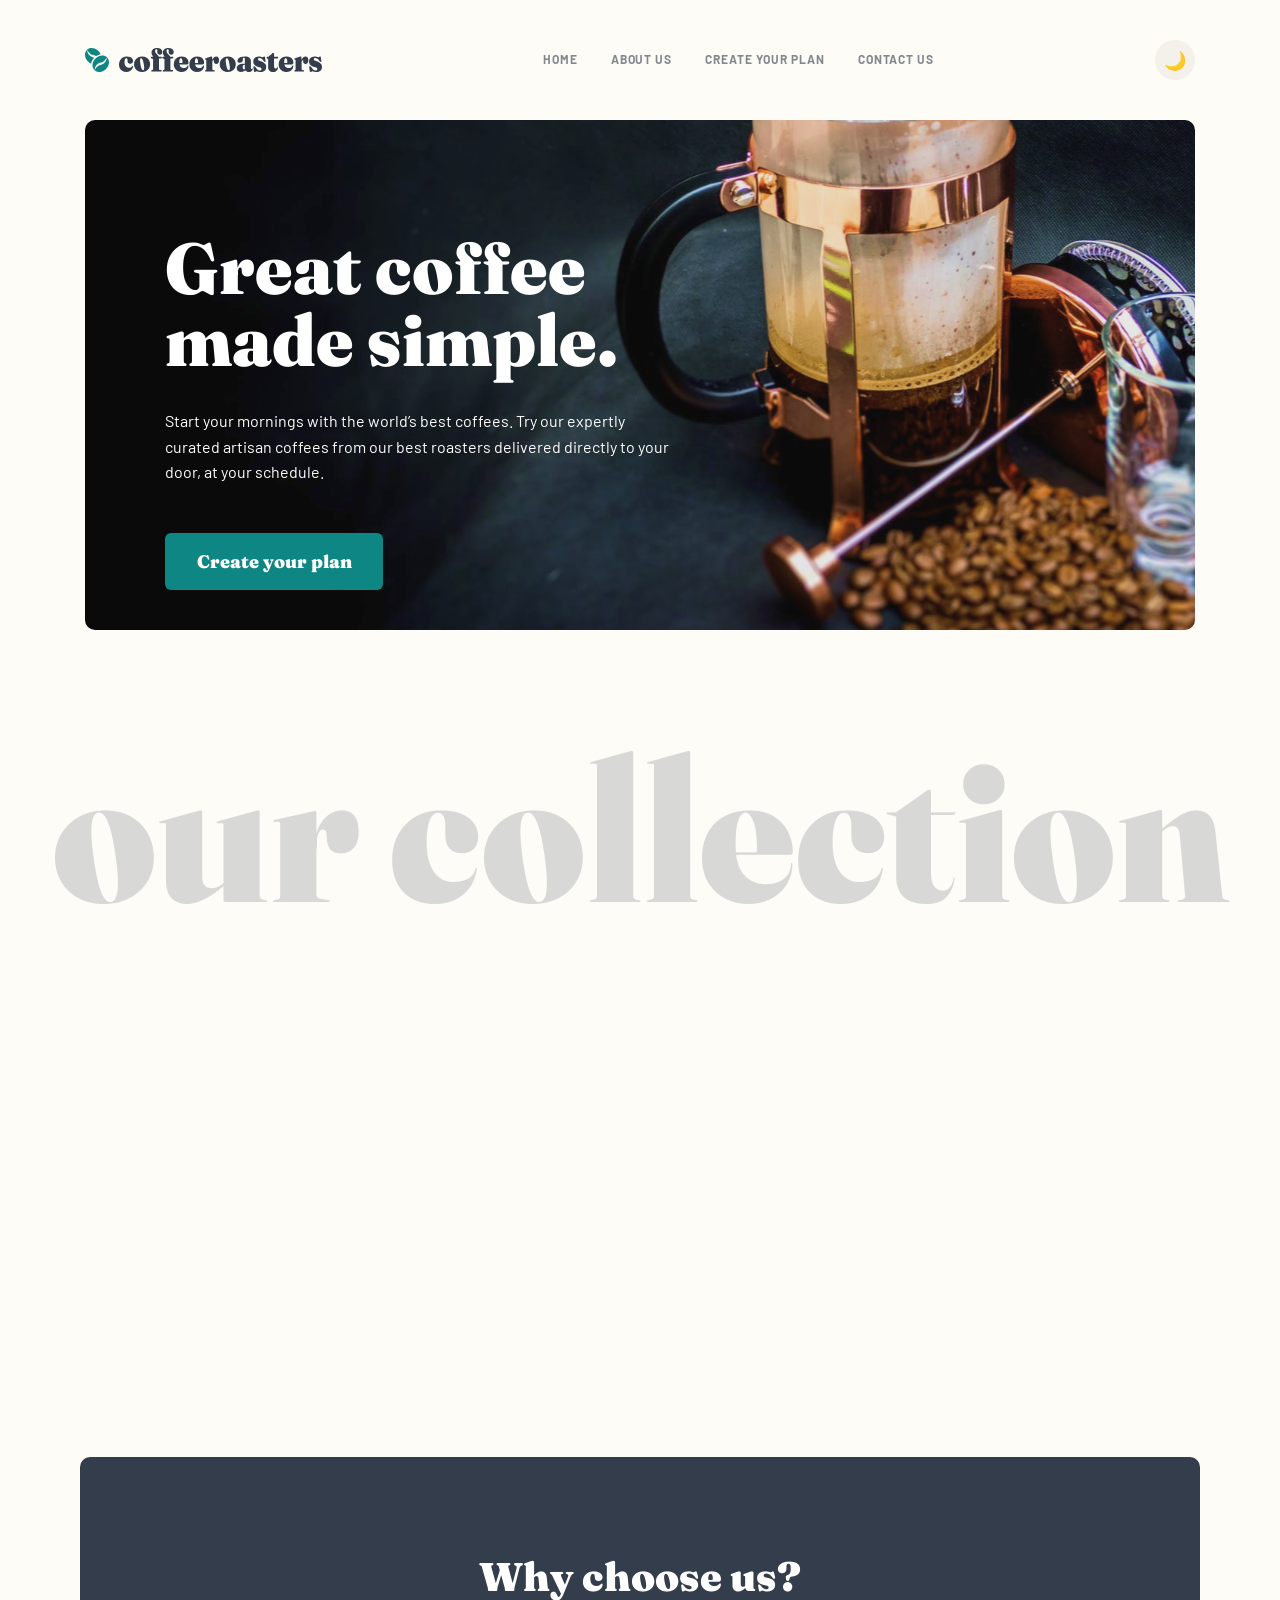
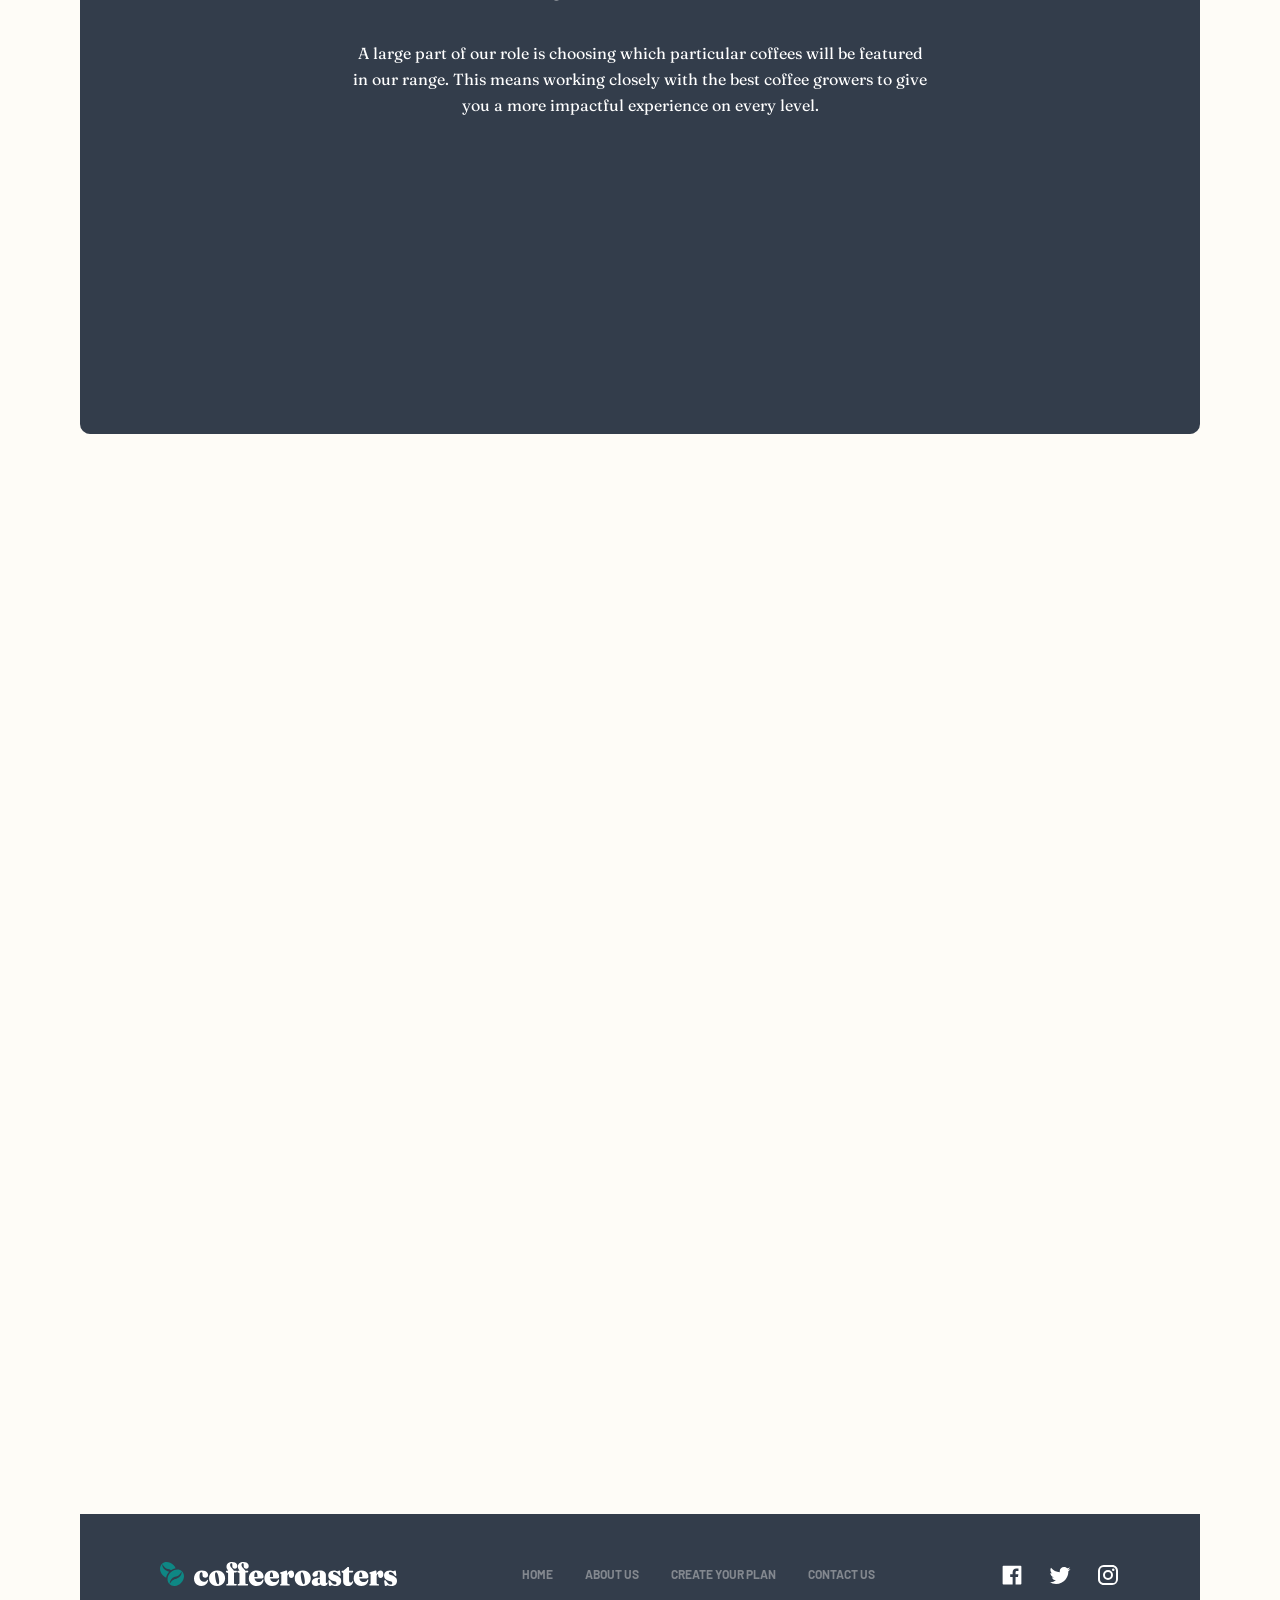
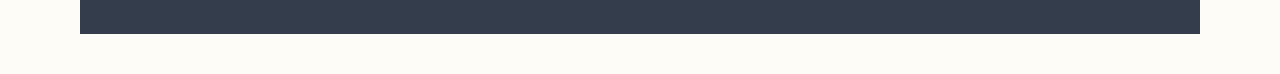
<file: index.html>
<!DOCTYPE html>
<html lang="en">
<head>
    <meta charset="UTF-8">
    <meta name="viewport" content="width=device-width, initial-scale=1.0">
    <title>HOME</title>
    <link rel="stylesheet" href="https://cdn.jsdelivr.net/npm/bootstrap@5.3.3/dist/css/bootstrap.min.css">
    <link rel="stylesheet" href="https://unpkg.com/aos@2.3.4/dist/aos.css">
    <link rel="stylesheet" href="./style/style.css">
</head>

<body>
    <button id="topBtn">↑</button>
    <header>
        <img src="./images/Logo.svg" alt="">
        <nav>
            <a href="./index.html">HOME</a>
            <a href="./pages/About.html">ABOUT US</a>
            <a href="./pages/create.html">Create your plan</a>
            <a href="./pages/Contact Us.html">Contact Us</a>
        </nav>
        <button id="darkBtn">🌙</button>
        <svg xmlns="http://www.w3.org/2000/svg" width="1em" height="1em" viewBox="0 0 24 24">
            <path d="M0 0h24v24H0z" fill="none" />
            <path fill="none" stroke="currentColor" stroke-linecap="round" stroke-linejoin="round" stroke-width="2" d="M4 6h16M4 12h16M4 18h16" />
        </svg>

    </header>
    <!-- end header -->
    <section class="section-1 " >
        <img class="img-desktop-s1" src="./images/Bitmap.svg" alt="">
        <img class="img-992-s1" src="./images/ramdan.png" alt="">
        <img class="img-768-s1" src="./images/ramdan-2.png" alt="">
        <div>
            <h2>Great coffee <br> made simple.</h2>
            <p>Start your mornings with the world’s best coffees. Try our expertly <br> curated artisan coffees from our best roasters delivered directly to your <br> door, at your schedule.</p>
            <button>Create your plan</button>
        </div>
        
    </section>
    <!-- end section-1 -->
    <section class="section-2">
        <h2>our collection</h2>
        <div class="products">
            <div class="product" data-aos="fade-right" data-aos-duration="1000"  data-aos-delay="100">
                <img src="./images/Coffee01.svg" alt="">
                <div>
                    <h3>Gran Espresso</h3>
                    <p>Light and flavorful blend with cocoa <br> and black pepper for an intense <br> experience.</p>
                </div>
            </div>
            <div class="product"  data-aos="fade-left" data-aos-duration="1000" data-aos-delay="300">
                <img src="./images/Coffee02.svg" alt="">
                <div>
                    <h3>Planalto</h3>
                    <p>Light and flavorful blend with cocoa <br> and black pepper for an intense <br> experience.</p>
                </div>
            </div>
            <div class="product" data-aos="fade-right" data-aos-duration="1000" data-aos-delay="500">
                <img src="./images/Coffee03.svg" alt="">
                <div>
                    <h3>Piccollo</h3>
                    <p>Light and flavorful blend with cocoa <br> and black pepper for an intense <br> experience.</p>
                </div>
            </div>
            <div class="product" data-aos="fade-left" data-aos-duration="1000" data-aos-delay="700">
                <img src="./images/Coffee04.svg" alt="">
                <div>
                    <h3>Danche</h3>
                    <p>Light and flavorful blend with cocoa <br> and black pepper for an intense <br> experience.</p>
                </div>
            </div>
        </div>
    </section>
    <!-- end section-2 -->
    <section class="section-3">
        <h2>Why choose us?</h2>
        <p class="p-section-3">A large part of our role is choosing which particular coffees will be featured <br>
            in our range. This means working closely with the best coffee growers to give <br>
            you a more impactful experience on every level.
        </p>
        <div class="parent ">
            <div class="card" data-aos="fade-up" data-aos-delay="100">
                <div><img src="./images/Shape.svg" alt=""></div>
                <div>
                    <h3>Best quality</h3>
                    <p>Discover an endless variety of the world’s  best artisan coffee from each of our roasters.</p>
                </div>
            </div>
            <div class="card" data-aos="fade-up" data-aos-delay="300">
                <div><img src="./images/gift.svg" alt=""></div>
                <div>
                    <h3>Exclusive benefits</h3>
                    <p>Special offers and swag when you subscribe, including 30% off your first shipment.</p>
                </div>
            </div>
            <div class="card" data-aos="fade-up" data-aos-delay="500">
                <div><img src="./images/Combined Shape.svg" alt=""></div>
                <div>
                    <h3>Free shipping</h3>
                    <p>We cover the cost and coffee is delivered fast. Peak freshness: guaranteed.</p>
                </div>
            </div>
        </div>

    </section>
    <!-- end section-3 -->
    <section class="section-4">
        <h2 data-aos="fade-down" data-aos-duration="1000">How it works</h2>
        <div class="parent-1" data-aos="zoom-in">
            <div class="div-1"></div>
            <div class="div-2"></div>
            <div class="div-1"></div>
            <div class="div-2"></div>
            <div class="div-1"></div>
        </div>
        <div class="parent-2" >
            <div data-aos="flip-left" data-aos-duration="800">
                <h1>01</h1>
                <h3>Pick your <br> coffee</h3>
                <p>Select from our evolving range of artisan coffees. Our beans are ethically sourced and we pay fair prices for them. There are new coffees in all profiles every month for you to try out.</p>

            </div>
            <div data-aos="flip-up"data-aos-duration="800">
                <h1>02</h1>
                <h3>Choose the frequency</h3>
                <p>Customize your order frequency, quantity, even your roast style and grind type. Pause, skip or cancel your subscription with no commitment through our online portal.</p>

            </div>
            <div data-aos="flip-right" data-aos-duration="800">
                <h1>03</h1>
                <h3>Receive and enjoy!</h3>
                <p>We ship your package within 48 hours, freshly roasted. Sit back and enjoy award-winning world-class coffees curated to provide a distinct tasting experience.</p>

            </div>
        </div>
        <button data-aos="zoom-in">Create your plan</button>
    </section>
    <!-- end section-4 -->
    <section class="section-5">
        <img src="./images/Footer Logo.svg" alt="">
        <nav>
            <a href="./index.html">HOME</a>
            <a href="./pages/About.html" >ABOUT US</a>
            <a href="./pages/create.html" >Create your plan</a>
            <a href="./pages/Contact Us.html" >Contact Us</a>
        </nav>
        <div>
           <a href="https://www.facebook.com/" target="_blank">
                <svg xmlns="http://www.w3.org/2000/svg" width="1em" height="1em" viewBox="0 0 1024 1024">
                    <path d="M0 0h1024v1024H0z" fill="none" />
                    <path fill="currentColor" d="M880 112H144c-17.7 0-32 14.3-32 32v736c0 17.7 14.3 32 32 32h736c17.7 0 32-14.3 32-32V144c0-17.7-14.3-32-32-32m-92.4 233.5h-63.9c-50.1 0-59.8 23.8-59.8 58.8v77.1h119.6l-15.6 120.7h-104V912H539.2V602.2H434.9V481.4h104.3v-89c0-103.3 63.1-159.6 155.3-159.6c44.2 0 82.1 3.3 93.2 4.8v107.9z" />
                </svg>
            </a>
            <a href="https://x.com/home" target="_blank">
                <svg xmlns="http://www.w3.org/2000/svg" width="1em" height="1em" viewBox="0 0 24 24">
                    <path d="M0 0h24v24H0z" fill="none" />
                    <path fill="currentColor" d="M22.46 6c-.77.35-1.6.58-2.46.69c.88-.53 1.56-1.37 1.88-2.38c-.83.5-1.75.85-2.72 1.05C18.37 4.5 17.26 4 16 4c-2.35 0-4.27 1.92-4.27 4.29c0 .34.04.67.11.98C8.28 9.09 5.11 7.38 3 4.79c-.37.63-.58 1.37-.58 2.15c0 1.49.75 2.81 1.91 3.56c-.71 0-1.37-.2-1.95-.5v.03c0 2.08 1.48 3.82 3.44 4.21a4.2 4.2 0 0 1-1.93.07a4.28 4.28 0 0 0 4 2.98a8.52 8.52 0 0 1-5.33 1.84q-.51 0-1.02-.06C3.44 20.29 5.7 21 8.12 21C16 21 20.33 14.46 20.33 8.79c0-.19 0-.37-.01-.56c.84-.6 1.56-1.36 2.14-2.23" />
                </svg>
            </a>
            <a href="https://www.instagram.com/" target="_blank">
                <svg xmlns="http://www.w3.org/2000/svg" width="1em" height="1em" viewBox="0 0 24 24">
                    <path d="M0 0h24v24H0z" fill="none" />
                    <path fill="currentColor" d="M7.8 2h8.4C19.4 2 22 4.6 22 7.8v8.4a5.8 5.8 0 0 1-5.8 5.8H7.8C4.6 22 2 19.4 2 16.2V7.8A5.8 5.8 0 0 1 7.8 2m-.2 2A3.6 3.6 0 0 0 4 7.6v8.8C4 18.39 5.61 20 7.6 20h8.8a3.6 3.6 0 0 0 3.6-3.6V7.6C20 5.61 18.39 4 16.4 4zm9.65 1.5a1.25 1.25 0 0 1 1.25 1.25A1.25 1.25 0 0 1 17.25 8A1.25 1.25 0 0 1 16 6.75a1.25 1.25 0 0 1 1.25-1.25M12 7a5 5 0 0 1 5 5a5 5 0 0 1-5 5a5 5 0 0 1-5-5a5 5 0 0 1 5-5m0 2a3 3 0 0 0-3 3a3 3 0 0 0 3 3a3 3 0 0 0 3-3a3 3 0 0 0-3-3" />
                </svg>
            </a>
        </div>



    </section>
    <!-- end section-5 -->
    <script src="https://cdn.jsdelivr.net/npm/bootstrap@5.3.3/dist/js/bootstrap.min.js"></script>
    <script src="https://unpkg.com/aos@2.3.4/dist/aos.js"></script>
    <script src="./js/script.js"></script>
    <script>
        AOS.init();
        window.addEventListener("load", function () {
            alert("أهلاً بك في موقعنا ❤️");
        });
    </script>
</body>
</html>
</file>
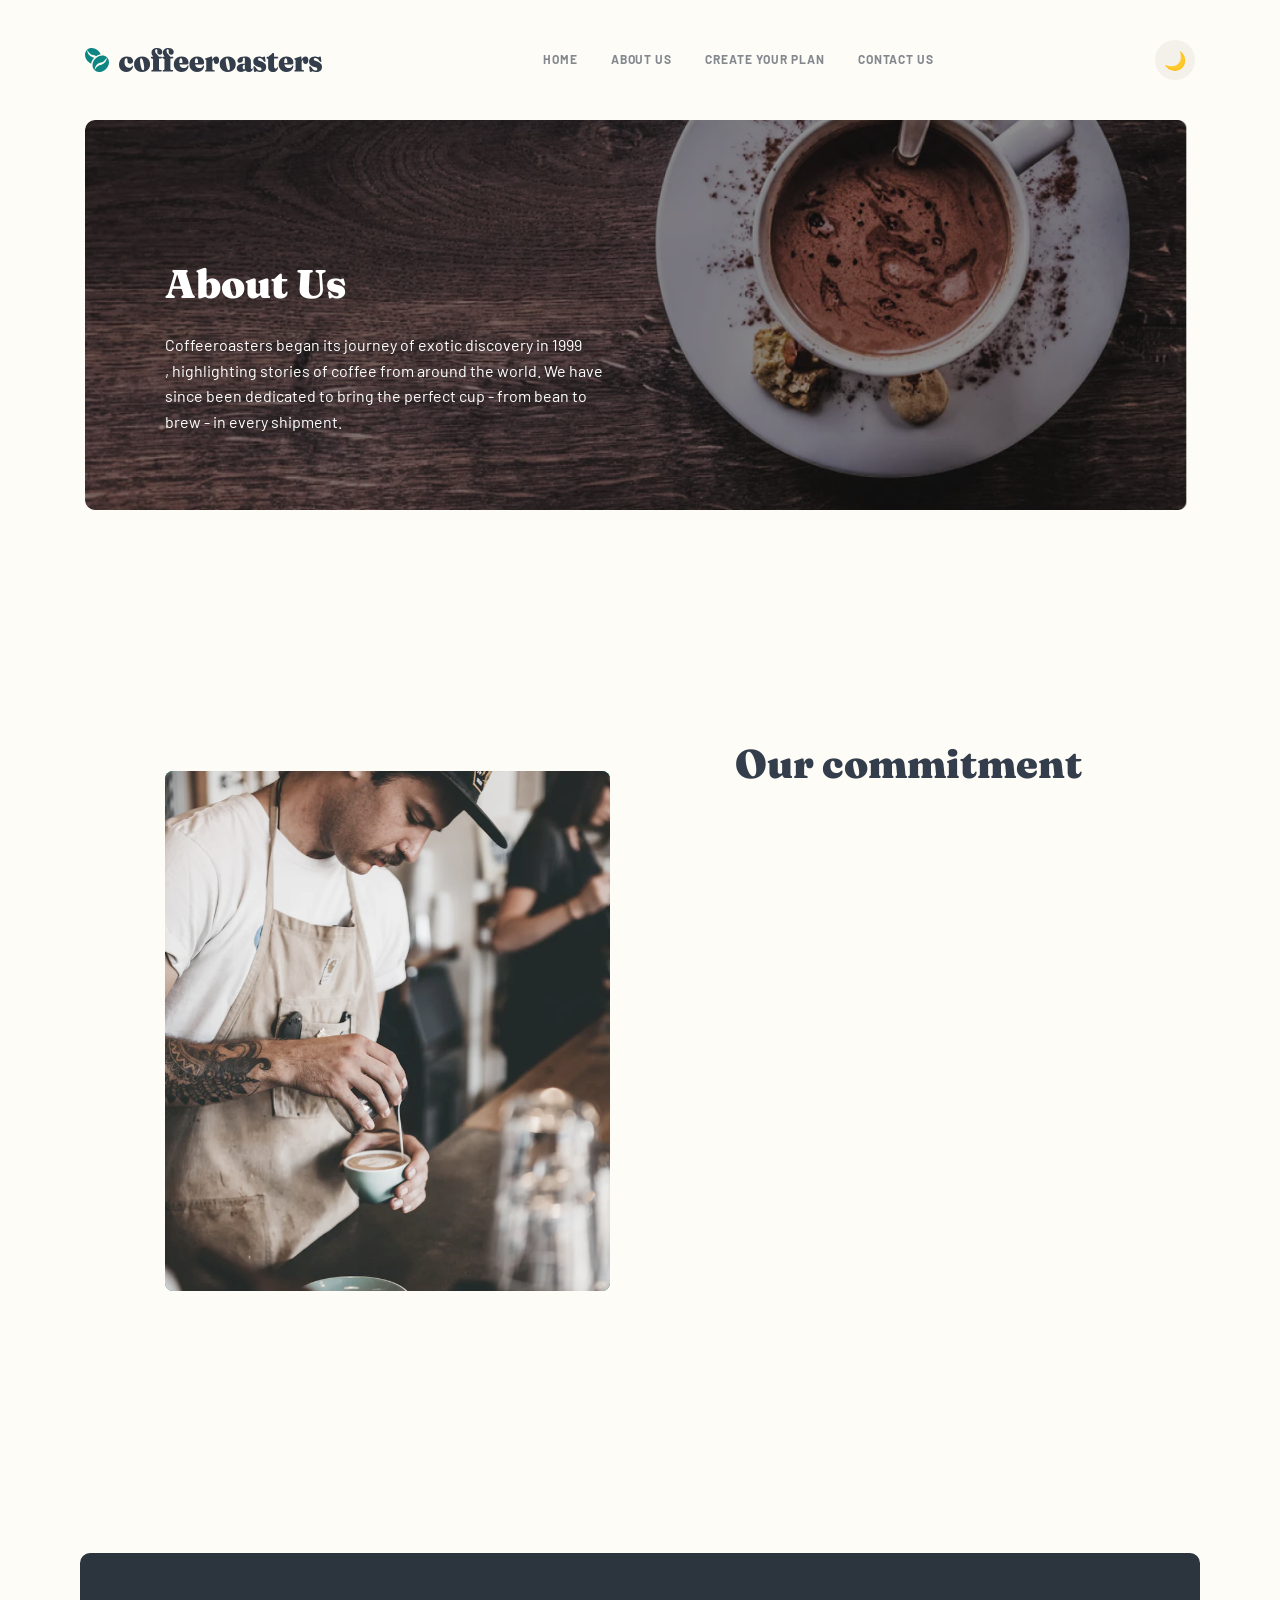
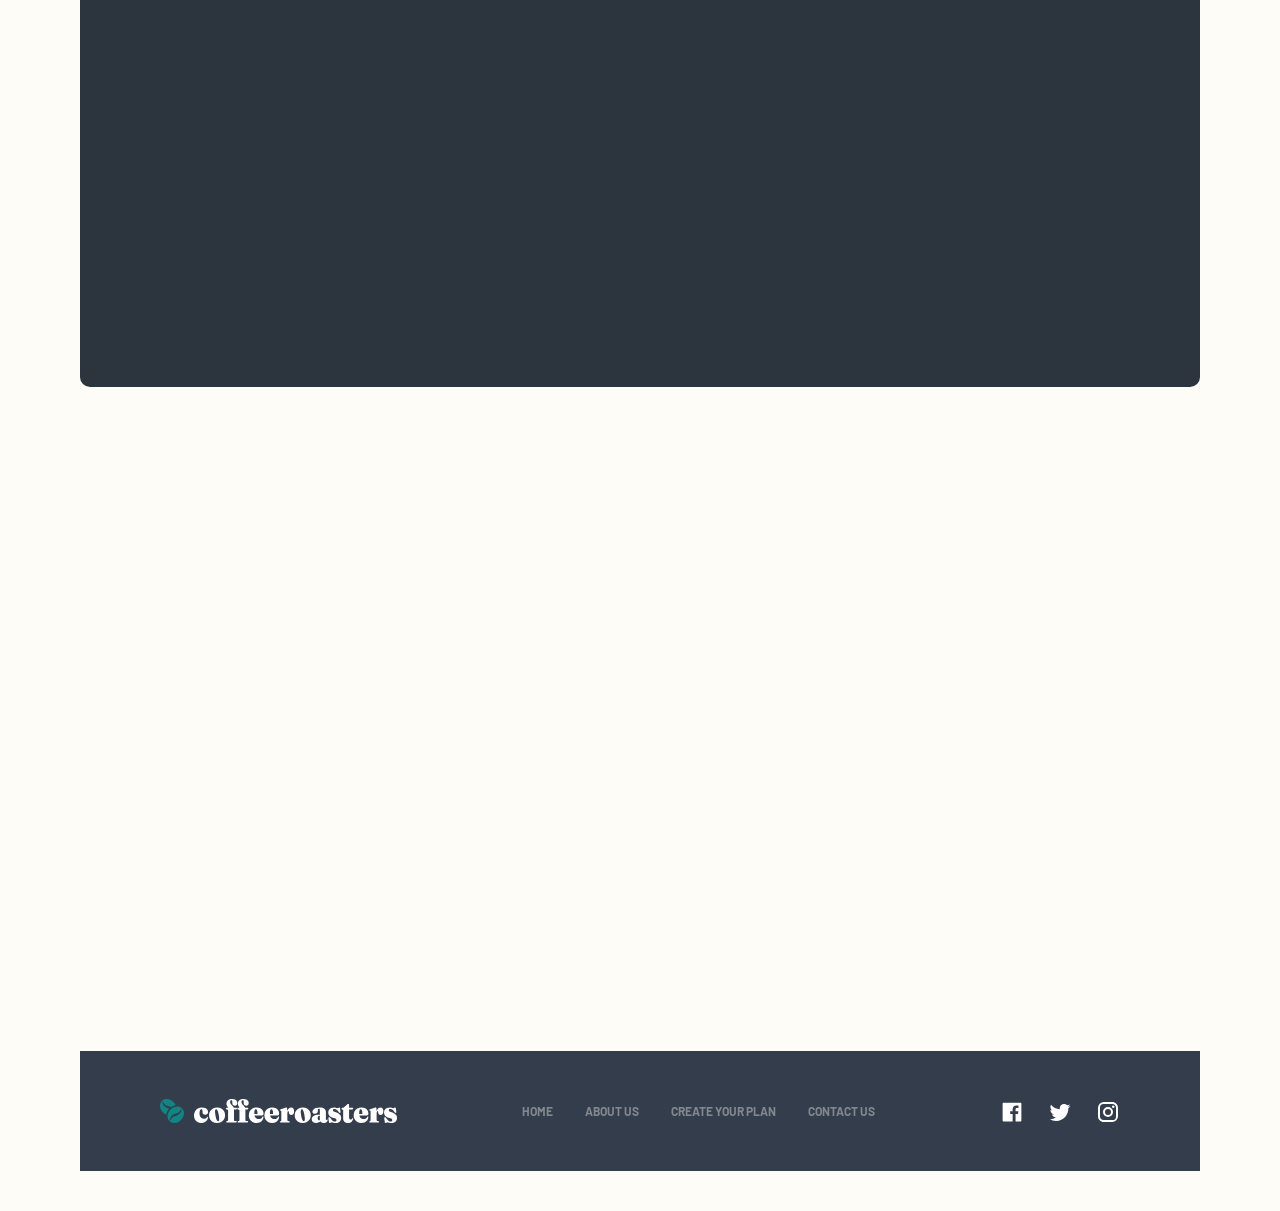
<file: pages/About.html>
<!DOCTYPE html>
<html lang="en">
<head>
    <meta charset="UTF-8">
    <meta name="viewport" content="width=device-width, initial-scale=1.0">
    <title>ABOUT</title>
    <link rel="stylesheet" href="https://cdn.jsdelivr.net/npm/bootstrap@5.3.3/dist/css/bootstrap.min.css">
    <link rel="stylesheet" href="https://unpkg.com/aos@2.3.4/dist/aos.css">
    <link rel="stylesheet" href="../style/style.css">
</head>
<body>
    <button id="topBtn">↑</button>
    <header>
        <img src="../images/Logo.svg" alt="">
        <nav>
            <a href="../index.html">HOME</a>
            <a href="./About.html">ABOUT US</a>
            <a href="./create.html">Create your plan</a>
            <a href="./Contact Us.html">Contact Us</a>
        </nav>
        <button id="darkBtn">🌙</button>
        <svg xmlns="http://www.w3.org/2000/svg" width="1em" height="1em" viewBox="0 0 24 24">
            <path d="M0 0h24v24H0z" fill="none" />
            <path fill="none" stroke="currentColor" stroke-linecap="round" stroke-linejoin="round" stroke-width="2" d="M4 6h16M4 12h16M4 18h16" />
        </svg>

    </header>
    <!-- end header -->
    <section class="section-6">
        <img src="../images/About Image.png" alt="" class="img-disktop-s6">
        <img src="../images/Background.png" alt="" class="img-992-s6">
        <img src="../images/Background (1).png" alt="" class="img-768-s6">
        <div>
            <h2>About Us</h2>
            <p class="p-992-s6">Coffeeroasters began its journey of exotic discovery in 1999 <br>, highlighting stories of coffee from around the world. We have <br> since been dedicated to bring the perfect cup - from bean to <br> brew - in every shipment.</p>
            <p class="p-768-s6">Coffeeroasters began its journey of exotic <br> discovery in 1999, highlighting stories of <br> coffee from around the world. We have <br> since been dedicated to bring the perfect <br> cup - from bean to brew - in every <br> shipment.</p>

        </div>
        
    </section>
    <!-- end section-6 -->
    <section class="section-7">
        <img class="img-desktop" data-aos="zoom-in" data-aos-duration="800" src="../images/Bitmap-1.svg" alt="">
        <img class="img-992" data-aos="zoom-in" data-aos-duration="800" src="../images/Commitment Image.png" alt="">
        <img class="img-768" data-aos="zoom-in" data-aos-duration="800" src="../images/Commitment Image-1.png" alt="">
        <div>
            <h2 data-aos="fade-up" data-aos-duration="800">Our commitment</h2>
            <p class="p-desktop" data-aos="fade-up" data-aos-duration="800">We’re built on a simple mission and a commitment to doing good along the <br> way. We want to make it easy for you to discover and brew the world’s best <br> coffee at home. It all starts at the source. To locate the specific lots we want <br> to purchase, we travel nearly 60 days a year trying to understand the <br> challenges and opportunities in each of these places. We collaborate with <br> exceptional coffee growers and empower a global community of farmers <br> through with well above fair-trade benchmarks. We also offer training, support <br> farm community initiatives, and invest in coffee plant science. Curating only <br> the finest blends, we roast each lot to highlight tasting profiles distinctive to <br> their native growing region.</p>
            <p class="p-992" data-aos="fade-up" data-aos-duration="800">We’re built on a simple mission and a commitment to <br> doing good along the  way. We want to make it easy for <br> you to discover and brew the world’s best coffee at <br> home. It all starts at the source. To locate the specific <br> lots we want to purchase, we travel nearly 60 days a <br> year trying to understand the  challenges <br> and opportunities in each of these places. We collabo <br> with exceptional coffee growers and empower a global <br> community of farmers through with well above fair- <br> trade benchmarks. We also offer training, support <br> farm community initiatives, and invest in coffee plant <br> science. Curating only the finest blends, we roast each <br> lot to highlight tasting profiles distinctive to their <br> native growing region.</p>
            <p class="p-768" data-aos="fade-up" data-aos-duration="800">We’re built on a simple mission and a <br> commitment to doing good along the  way. We <br> want to make it easy for you to discover and brew <br> the world’s best coffee at home. It all starts at the <br> source. To locate the specific lots we want to <br> purchase, we travel nearly 60 days a year trying to <br> understand the  challenges and opportunities in <br> each of these places. We collaborate with <br> exceptional coffee growers and empower a global <br> community of farmers through with well above <br> fair-trade benchmarks. We also offer training, <br> support farm community initiatives, and invest in <br> coffee plant science. Curating only the finest <br> blends, we roast each lot to highlight tasting <br> profiles distinctive to their native growing region.</p>

        </div>
    </section>
    <!-- end section-7 -->
    <section class="section-8">
        <div class="div-3">
            <h2 data-aos="fade-right" data-aos-duration="800">Uncompromising quality</h2>
            <p data-aos="fade-right" data-aos-duration="800">Although we work with growers who pay close attention to all stages of <br> harvest and processing, we employ, on our end, a rigorous quality control <br> program to avoid over-roasting or baking the coffee dry. Every bag of coffee is <br> tagged with a roast date and batch number. Our goal is to roast consistent, <br> user-friendly coffee, so that brewing is easy and enjoyable.</p>
        </div>
        <div>
            <img class="img-desktop-s8" data-aos="fade-up" data-aos-duration="1000"src="../images/Bitmap-2.png" alt="">
            <img class="img-992-s8"  src="../images/Bitmap (1).png" alt="">
            <img src="../images/Bitmap-3.png" alt="" class="img-768-s8">
        </div>
    </section>
    <!-- end section-8 -->
    <section class="section-9">
        <h2 data-aos="fade-down" data-aos-duration="800">Our headquarters</h2>
        <div class="div-4">
            <div data-aos="zoom-in" data-aos-delay="100">
                <img src="../images/UK Map.svg" alt="">
                <h1>United Kingdom</h1>
                <h3>68  Asfordby Rd</h3>
                <h3>Alcaston</h3>
                <h3>SY6 1YA</h3>
                <h3>+44 1241 918425</h3>
            </div>
             <div data-aos="zoom-in" data-aos-delay="300">
                <img src="../images/Canada Map.svg" alt="">
                <h1>Canada</h1>
                <h3>1528  Eglinton Avenue</h3>
                <h3>Toronto</h3>
                <h3>Ontario M4P 1A6</h3>
                <h3>+1 416 485 2997</h3>
            </div>
             <div data-aos="zoom-in" data-aos-delay="500">
                <img src="../images/Australia Map.svg" alt="">
                <h1>Australia</h1>
                <h3>36 Swanston Street</h3>
                <h3>Kewell</h3>
                <h3>Victoria</h3>
                <h3>+61 4 9928 3629</h3>
            </div>
        </div>
    </section>
    <!-- end section-9 -->
    <section class="section-5">
        <img src="../images/Footer Logo.svg" alt="">
        <nav>
            <a href="../index.html">HOME</a>
            <a href="./About.html">ABOUT US</a>
            <a href="./create.html">Create your plan</a>
            <a href="./Contact Us.html">Contact Us</a>
        </nav>
        <div>
            <a href="https://www.facebook.com/" target="_blank">
                <svg xmlns="http://www.w3.org/2000/svg" width="1em" height="1em" viewBox="0 0 1024 1024">
                    <path d="M0 0h1024v1024H0z" fill="none" />
                    <path fill="currentColor" d="M880 112H144c-17.7 0-32 14.3-32 32v736c0 17.7 14.3 32 32 32h736c17.7 0 32-14.3 32-32V144c0-17.7-14.3-32-32-32m-92.4 233.5h-63.9c-50.1 0-59.8 23.8-59.8 58.8v77.1h119.6l-15.6 120.7h-104V912H539.2V602.2H434.9V481.4h104.3v-89c0-103.3 63.1-159.6 155.3-159.6c44.2 0 82.1 3.3 93.2 4.8v107.9z" />
                </svg>
            </a>
            <a href="https://x.com/home" target="_blank">
                <svg xmlns="http://www.w3.org/2000/svg" width="1em" height="1em" viewBox="0 0 24 24">
                    <path d="M0 0h24v24H0z" fill="none" />
                    <path fill="currentColor" d="M22.46 6c-.77.35-1.6.58-2.46.69c.88-.53 1.56-1.37 1.88-2.38c-.83.5-1.75.85-2.72 1.05C18.37 4.5 17.26 4 16 4c-2.35 0-4.27 1.92-4.27 4.29c0 .34.04.67.11.98C8.28 9.09 5.11 7.38 3 4.79c-.37.63-.58 1.37-.58 2.15c0 1.49.75 2.81 1.91 3.56c-.71 0-1.37-.2-1.95-.5v.03c0 2.08 1.48 3.82 3.44 4.21a4.2 4.2 0 0 1-1.93.07a4.28 4.28 0 0 0 4 2.98a8.52 8.52 0 0 1-5.33 1.84q-.51 0-1.02-.06C3.44 20.29 5.7 21 8.12 21C16 21 20.33 14.46 20.33 8.79c0-.19 0-.37-.01-.56c.84-.6 1.56-1.36 2.14-2.23" />
                </svg>
            </a>
            <a href="https://www.instagram.com/" target="_blank">
                <svg xmlns="http://www.w3.org/2000/svg" width="1em" height="1em" viewBox="0 0 24 24">
                    <path d="M0 0h24v24H0z" fill="none" />
                    <path fill="currentColor" d="M7.8 2h8.4C19.4 2 22 4.6 22 7.8v8.4a5.8 5.8 0 0 1-5.8 5.8H7.8C4.6 22 2 19.4 2 16.2V7.8A5.8 5.8 0 0 1 7.8 2m-.2 2A3.6 3.6 0 0 0 4 7.6v8.8C4 18.39 5.61 20 7.6 20h8.8a3.6 3.6 0 0 0 3.6-3.6V7.6C20 5.61 18.39 4 16.4 4zm9.65 1.5a1.25 1.25 0 0 1 1.25 1.25A1.25 1.25 0 0 1 17.25 8A1.25 1.25 0 0 1 16 6.75a1.25 1.25 0 0 1 1.25-1.25M12 7a5 5 0 0 1 5 5a5 5 0 0 1-5 5a5 5 0 0 1-5-5a5 5 0 0 1 5-5m0 2a3 3 0 0 0-3 3a3 3 0 0 0 3 3a3 3 0 0 0 3-3a3 3 0 0 0-3-3" />
                </svg>
            </a>
        </div>



    </section>
    <script src="https://cdn.jsdelivr.net/npm/bootstrap@5.3.3/dist/js/bootstrap.min.js"></script>
    <script src="https://unpkg.com/aos@2.3.4/dist/aos.js"></script>
    <script src="../js/script.js"></script>
    <script>
        AOS.init();
    </script>
</body>
</html>
</file>
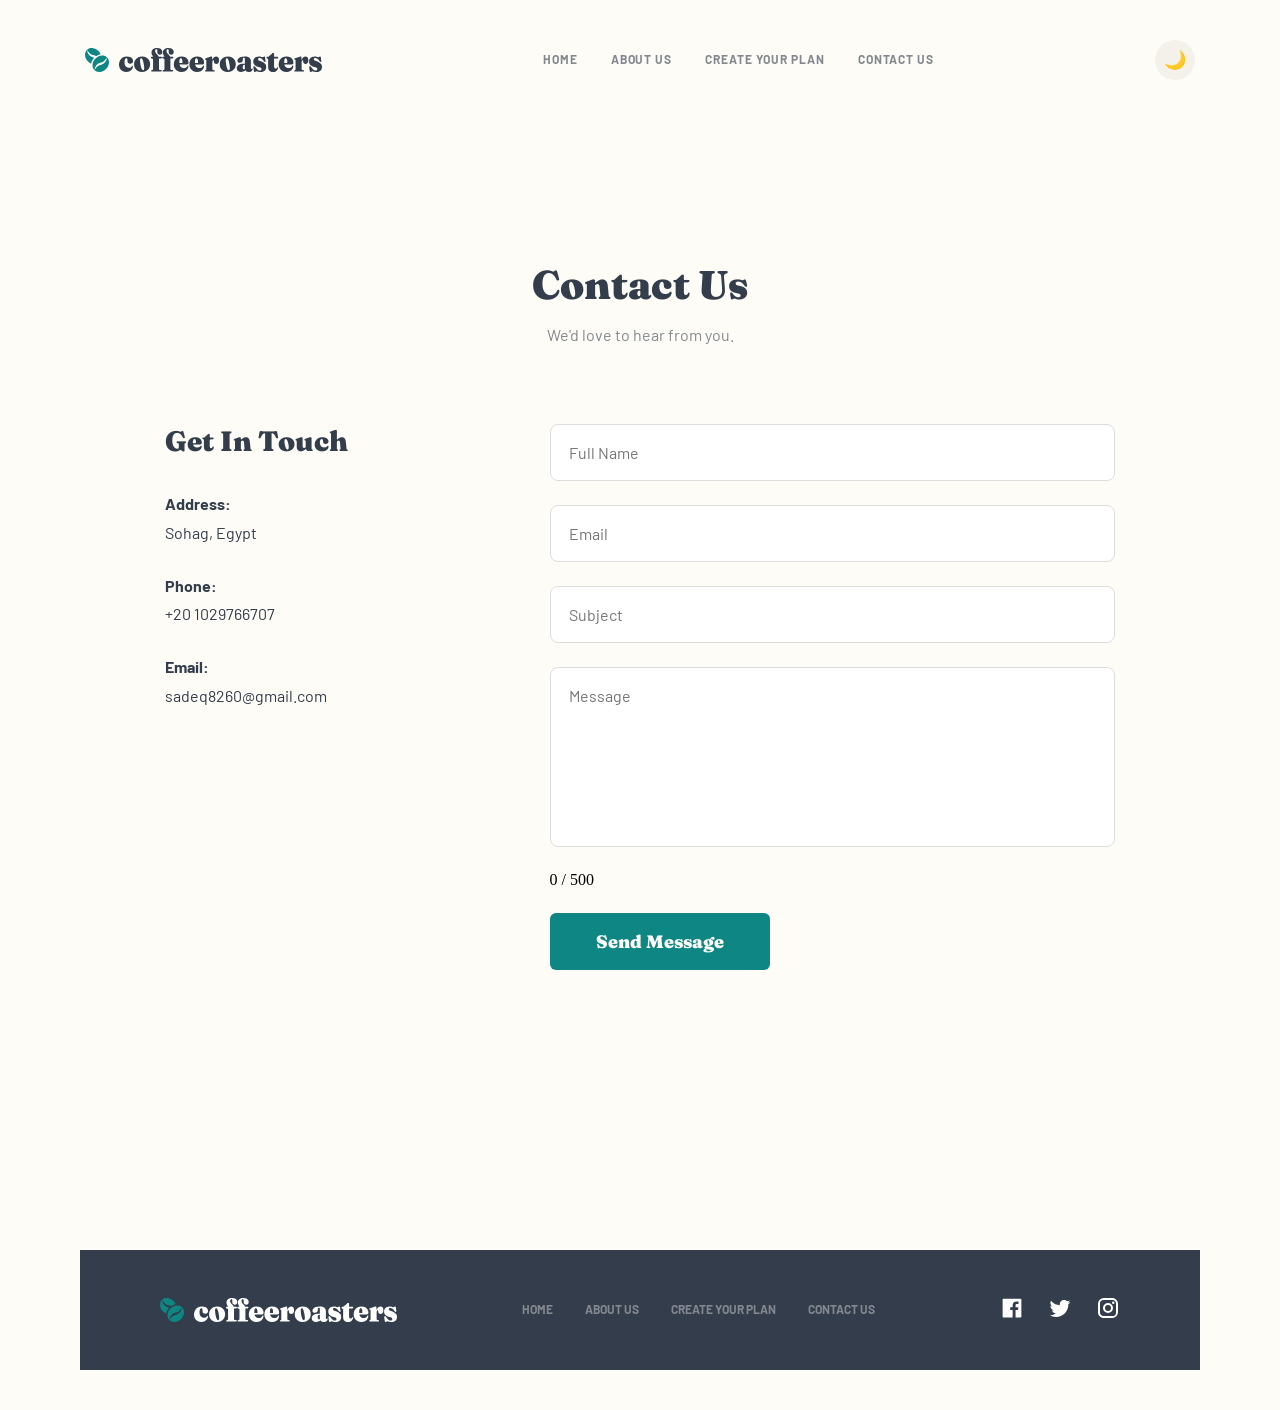
<file: pages/Contact Us.html>
<!DOCTYPE html>
<html lang="en">
<head>
    <meta charset="UTF-8">
    <meta name="viewport" content="width=device-width, initial-scale=1.0">
    <title>Contact Us</title>
    <link rel="stylesheet" href="../style/style.css">
</head>
<body>
    <button id="topBtn">↑</button>
    <header>
        <img src="../images/Logo.svg" alt="">
        <nav>
            <a href="../index.html">HOME</a>
            <a href="./About.html">ABOUT US</a>
            <a href="./create.html">Create your plan</a>
            <a href="./Contact Us.html">Contact Us</a>
        </nav>
        <button id="darkBtn">🌙</button>
        <svg xmlns="http://www.w3.org/2000/svg" width="1em" height="1em" viewBox="0 0 24 24">
            <path d="M0 0h24v24H0z" fill="none" />
            <path fill="none" stroke="currentColor" stroke-linecap="round" stroke-linejoin="round" stroke-width="2" d="M4 6h16M4 12h16M4 18h16" />
        </svg>

    </header>
    <!-- end header -->
    <section class="contact">

        <h2>Contact Us</h2>

        <p>We'd love to hear from you.</p>

        <div class="contact-parent">

            <div class="info">

                <h3>Get In Touch</h3>

                <p><strong>Address:</strong><br>Sohag, Egypt</p>

                <p><strong>Phone:</strong><br>+20 1029766707</p>

                <p><strong>Email:</strong><br>sadeq8260@gmail.com</p>

            </div>

            <form id="contactForm" novalidate>

                <input id="fullName" type="text" placeholder="Full Name">

                <input id="email" type="email" placeholder="Email">

                <input id="subject" type="text" placeholder="Subject">

                <textarea id="message" placeholder="Message"></textarea>

                <p id="counter">0 / 500</p>

                <button type="submit">Send Message</button>

            </form>

        </div>

    </section>
    <!-- end contact  -->
    <section class="section-5">
        <img src="../images/Footer Logo.svg" alt="">
        <nav>
            <a href="../index.html">HOME</a>
            <a href="./pages/About.html">ABOUT US</a>
            <a href="./pages/create.html">Create your plan</a>
            <a href="./Contact Us.html">Contact Us</a>
        </nav>
        <div>
           <a href="https://www.facebook.com/" target="_blank">
                <svg xmlns="http://www.w3.org/2000/svg" width="1em" height="1em" viewBox="0 0 1024 1024">
                    <path d="M0 0h1024v1024H0z" fill="none" />
                    <path fill="currentColor" d="M880 112H144c-17.7 0-32 14.3-32 32v736c0 17.7 14.3 32 32 32h736c17.7 0 32-14.3 32-32V144c0-17.7-14.3-32-32-32m-92.4 233.5h-63.9c-50.1 0-59.8 23.8-59.8 58.8v77.1h119.6l-15.6 120.7h-104V912H539.2V602.2H434.9V481.4h104.3v-89c0-103.3 63.1-159.6 155.3-159.6c44.2 0 82.1 3.3 93.2 4.8v107.9z" />
                </svg>
            </a>
            <a href="https://x.com/home" target="_blank">
                <svg xmlns="http://www.w3.org/2000/svg" width="1em" height="1em" viewBox="0 0 24 24">
                    <path d="M0 0h24v24H0z" fill="none" />
                    <path fill="currentColor" d="M22.46 6c-.77.35-1.6.58-2.46.69c.88-.53 1.56-1.37 1.88-2.38c-.83.5-1.75.85-2.72 1.05C18.37 4.5 17.26 4 16 4c-2.35 0-4.27 1.92-4.27 4.29c0 .34.04.67.11.98C8.28 9.09 5.11 7.38 3 4.79c-.37.63-.58 1.37-.58 2.15c0 1.49.75 2.81 1.91 3.56c-.71 0-1.37-.2-1.95-.5v.03c0 2.08 1.48 3.82 3.44 4.21a4.2 4.2 0 0 1-1.93.07a4.28 4.28 0 0 0 4 2.98a8.52 8.52 0 0 1-5.33 1.84q-.51 0-1.02-.06C3.44 20.29 5.7 21 8.12 21C16 21 20.33 14.46 20.33 8.79c0-.19 0-.37-.01-.56c.84-.6 1.56-1.36 2.14-2.23" />
                </svg>
            </a>
            <a href="https://www.instagram.com/" target="_blank">
                <svg xmlns="http://www.w3.org/2000/svg" width="1em" height="1em" viewBox="0 0 24 24">
                    <path d="M0 0h24v24H0z" fill="none" />
                    <path fill="currentColor" d="M7.8 2h8.4C19.4 2 22 4.6 22 7.8v8.4a5.8 5.8 0 0 1-5.8 5.8H7.8C4.6 22 2 19.4 2 16.2V7.8A5.8 5.8 0 0 1 7.8 2m-.2 2A3.6 3.6 0 0 0 4 7.6v8.8C4 18.39 5.61 20 7.6 20h8.8a3.6 3.6 0 0 0 3.6-3.6V7.6C20 5.61 18.39 4 16.4 4zm9.65 1.5a1.25 1.25 0 0 1 1.25 1.25A1.25 1.25 0 0 1 17.25 8A1.25 1.25 0 0 1 16 6.75a1.25 1.25 0 0 1 1.25-1.25M12 7a5 5 0 0 1 5 5a5 5 0 0 1-5 5a5 5 0 0 1-5-5a5 5 0 0 1 5-5m0 2a3 3 0 0 0-3 3a3 3 0 0 0 3 3a3 3 0 0 0 3-3a3 3 0 0 0-3-3" />
                </svg>
            </a>
        </div>



    </section>
    <!-- end section-5-->
    <script src="../js/script.js"></script>
</body>
</html>
</file>
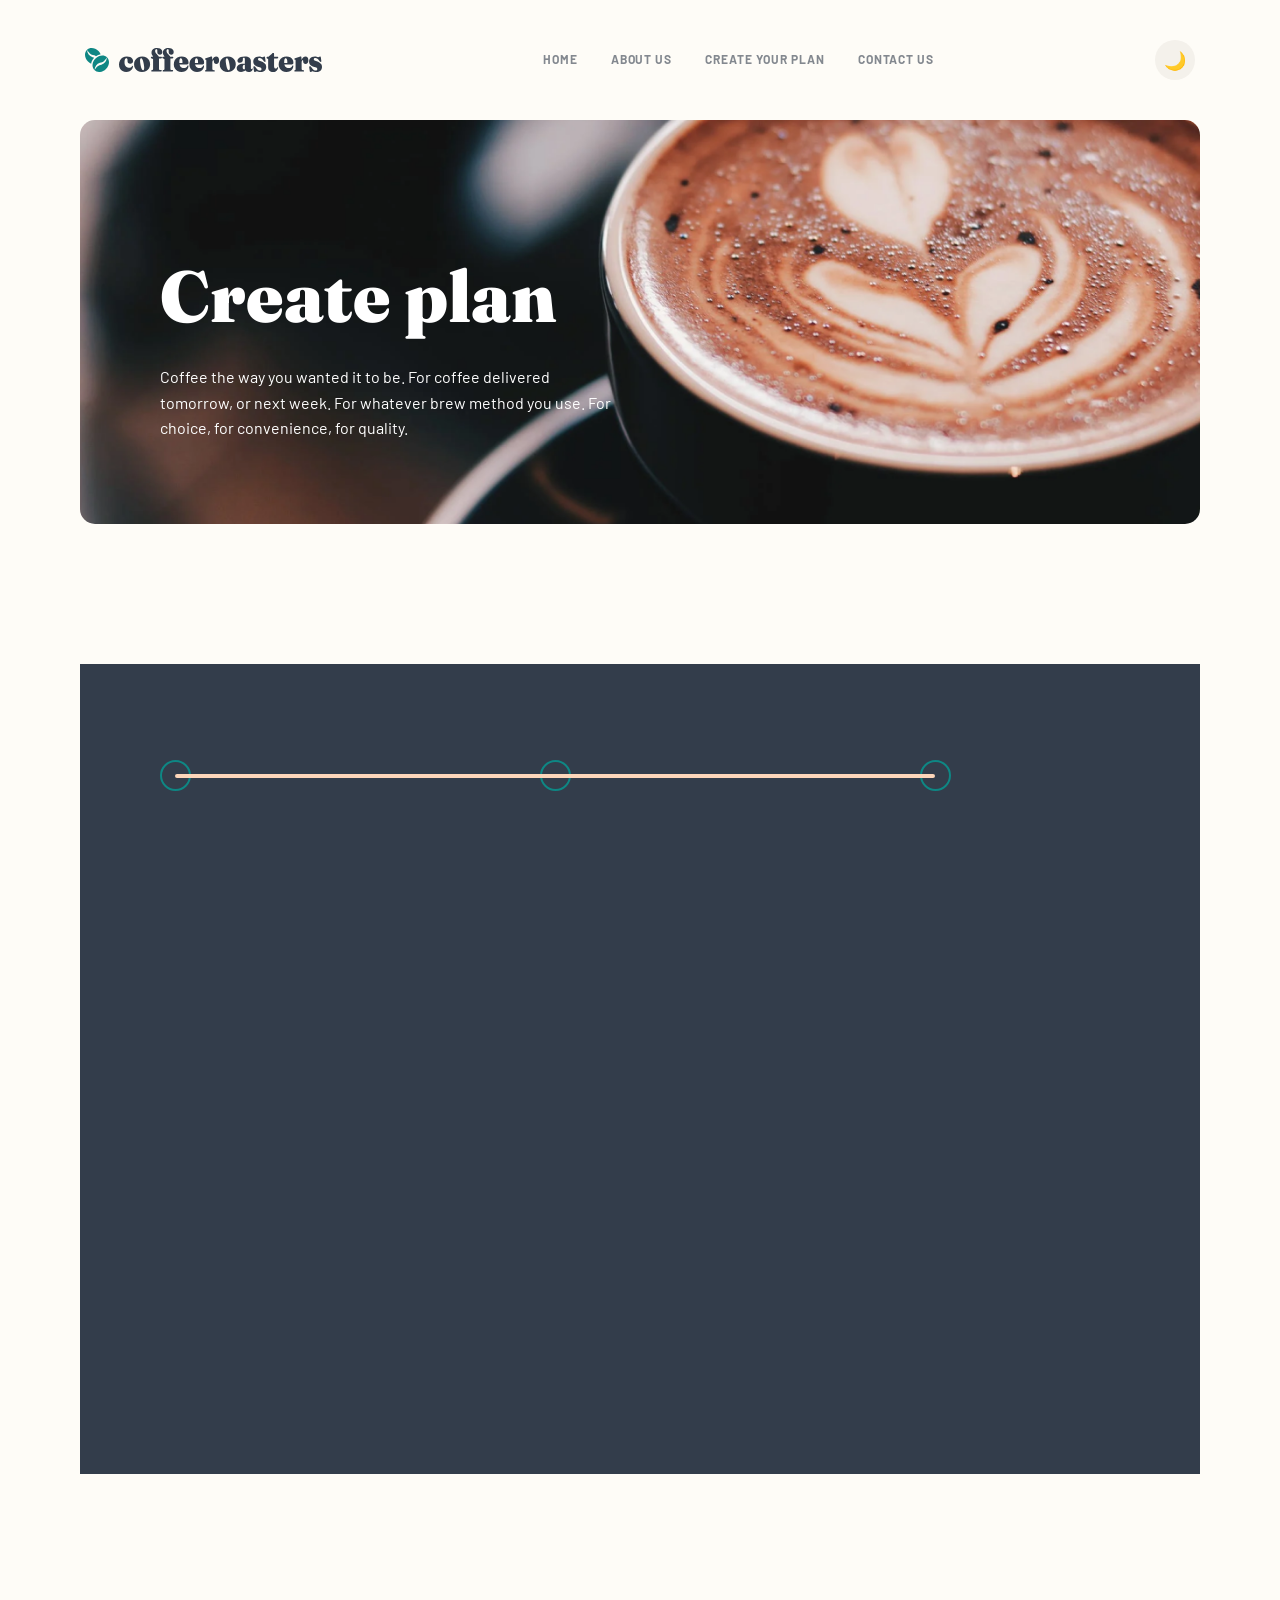
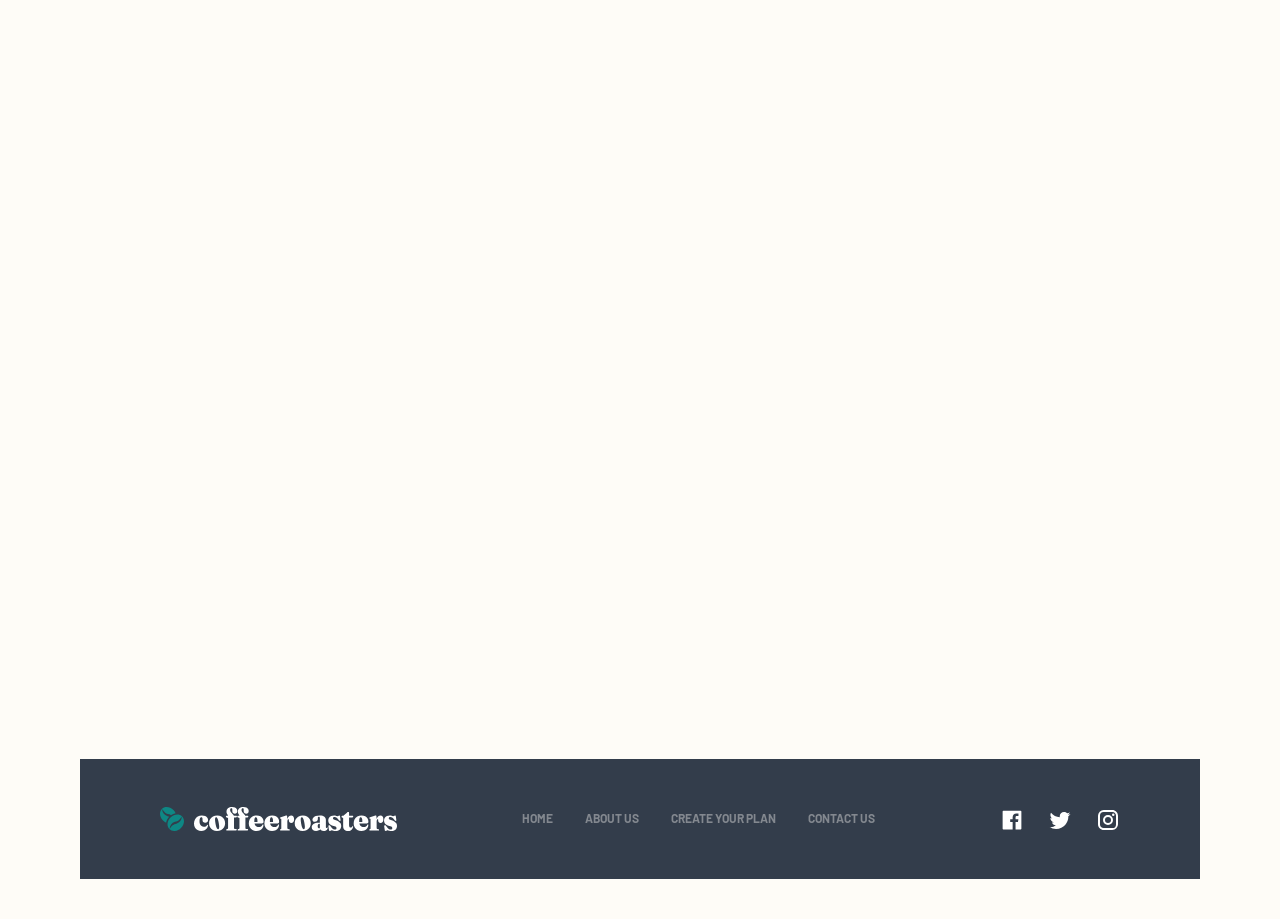
<file: pages/create.html>
<!DOCTYPE html>
<html lang="en">
<head>
    <meta charset="UTF-8">
    <meta name="viewport" content="width=device-width, initial-scale=1.0">
    <title>CREAT</title>
    <link rel="stylesheet" href="https://cdn.jsdelivr.net/npm/bootstrap@5.3.3/dist/css/bootstrap.min.css">
    <link rel="stylesheet" href="https://unpkg.com/aos@2.3.4/dist/aos.css">
    <link rel="stylesheet" href="../style/style.css">
</head>
<body>
    <button id="topBtn">↑</button>
    <header>
        <img src="../images/Logo.svg" alt="">
        <nav>
            <a href="../index.html">HOME</a>
            <a href="./About.html">ABOUT US</a>
            <a href="./create.html">Create your plan</a>
            <a href="./Contact Us.html">Contact Us</a>
        </nav>
        <button id="darkBtn">🌙</button>
        <svg xmlns="http://www.w3.org/2000/svg" width="1em" height="1em" viewBox="0 0 24 24">
            <path d="M0 0h24v24H0z" fill="none" />
            <path fill="none" stroke="currentColor" stroke-linecap="round" stroke-linejoin="round" stroke-width="2" d="M4 6h16M4 12h16M4 18h16" />
        </svg>

    </header>
    <!-- end header -->
    <section class="section-10">
        <img src="../images/Subscribe Image.png" alt="" class="img-disktop-s10">
        <img src="../images/Bitmap-4.png" alt="" class="img-992-s10">
        <img src="../images/Bitmap-5.png" alt="" class="img-768-s10">
        <div>
            <h2>Create plan</h2>
            <p class="p-disktop-s10">Coffee the way you wanted it to be. For coffee delivered <br> tomorrow, or next week. For whatever brew method you use. For <br> choice, for convenience, for quality.</p>
            <p class="p-768-s10">Coffee the way you wanted it to be. For <br> coffee delivered tomorrow, or next week. <br> For whatever brew method you use. For <br> choice, for convenience, for quality.</p>
        </div>
    </section>
    <!-- end section-10 -->
    <section class="section-11">
        <div class="parent-3" data-aos="zoom-in" data-aos-duration="800">
            <div class="div-6"></div>
            <div class="div-5"></div>
            <div class="div-5"></div>
            <div class="div-5"></div>
        </div>
        <div class="parent-4" >
            <div data-aos="fade-right" data-aos-delay="100">
                <h1>01</h1>
                <h3>Pick your <br> coffee</h3>
                <p>Select from our evolving range of artisan coffees. Our beans are ethically sourced and we pay fair prices for them. There are new coffees in all profiles every month for you to try out.</p>

            </div>
            <div data-aos="fade-up" data-aos-delay="300">
                <h1>02</h1>
                <h3>Choose the frequency</h3>
                <p>Customize your order frequency, quantity, even your roast style and grind type. Pause, skip or cancel your subscription with no commitment through our online portal.</p>

            </div>
            <div data-aos="fade-left" data-aos-delay="500">
                <h1>03</h1>
                <h3>Receive and enjoy!</h3>
                <p>We ship your package within 48 hours, freshly roasted. Sit back and enjoy award-winning world-class coffees curated to provide a distinct tasting experience.</p>
                

            </div>
        </div>
    </section>
    <!-- end section-11 -->
    <section class="section-12">
        <aside class="aside-1" data-aos="fade-right">
            <div class="div-7-active">
                <h1>01</h1>
                <h2>Preferences</h2>
            </div>
            <div class="div-7">
                <h1>02</h1>
                <h2>Bean Type</h2>
            </div>
            <div class="div-7">
                <h1>03</h1>
                <h2>Quantity</h2>
            </div>
            <div class="div-7">
                <h1>04</h1>
                <h2>Grind Option</h2>
            </div>
            <div class="div-7">
                <h1>05</h1>
                <h2>Deliveries</h2>
            </div>
        </aside>
        <div class="parent-5">
            <div class="div-8" data-aos="fade-right">
                <h1>How do you drink your coffee?</h1>
                <svg xmlns="http://www.w3.org/2000/svg" width="1em" height="1em" viewBox="0 0 512 512">
                    <path d="M0 0h512v512H0z" fill="none" />
                    <path fill="none" stroke="currentColor" stroke-linecap="square" stroke-miterlimit="10" stroke-width="48" d="m112 328l144-144l144 144" />
                </svg>

            </div>
            <div>
                <div class="div-9 " data-aos="zoom-in" data-aos-delay="100">
                    <div>
                        <h2>Capsule</h2>
                        <p>Compatible with Nespresso systems and similar brewers</p>
                    </div>
                    <div>
                        <h2>Filter</h2>
                        <p>For pour over or drip methods like Aeropress, Chemex, and V60</p>
                    </div>
                    <div>
                        <h2>Espresso</h2>
                        <p>Dense and finely ground beans for an intense, flavorful experience</p>
                    </div>
                    
                </div>
                <div class="div-10 " data-aos="fade-right">
                    <h1 class="h-1">What type of coffee?</h1>
                    <svg xmlns="http://www.w3.org/2000/svg" width="1em" height="1em" viewBox="0 0 512 512">
                        <path d="M0 0h512v512H0z" fill="none" />
                        <path fill="none" stroke="currentColor" stroke-linecap="square" stroke-miterlimit="10" stroke-width="48" d="m112 328l144-144l144 144" />
                    </svg>
                </div>
                <div class="div-9" data-aos="zoom-in" data-aos-delay="200">
                    
                    <div>
                        <h2>Single Origin</h2>
                        <p>Distinct, high quality coffee from a specific family-owned farm</p>
                    </div>
                    <div>
                        <h2>Decaf</h2>
                        <p>Just like regular coffee, except the caffeine has been removed</p>
                    </div>
                    <div>
                        <h2>Blended</h2>
                        <p>Combination of two or three dark roasted beans of organic coffees</p>
                    </div>
                    
                </div>
                <div class="div-10" data-aos="fade-right">
                    <h1 class="h-1">How much would you like?</h1>
                    <svg xmlns="http://www.w3.org/2000/svg" width="1em" height="1em" viewBox="0 0 512 512">
                        <path d="M0 0h512v512H0z" fill="none" />
                        <path fill="none" stroke="currentColor" stroke-linecap="square" stroke-miterlimit="10" stroke-width="48" d="m112 328l144-144l144 144" />
                    </svg>
                </div>
                
                 <div class="div-9" data-aos="zoom-in" data-aos-delay="200">
                    <div>
                        <h2>250g</h2>
                        <p>Perfect for the solo drinker. Yields about 12 delicious cups.</p>
                    </div>
                    <div>
                        <h2>500g</h2>
                        <p>Perfect option for a couple. Yields about 40 delectable cups.</p>
                    </div>
                    <div>
                        <h2>1000g</h2>
                        <p>Perfect for offices and events. Yields about 90 delightful cups.</p>
                    </div>
                    
                </div>
                <div class="div-10" data-aos="fade-right">
                    <h1 class="h-1">Want us to grind them?</h1>
                    <svg xmlns="http://www.w3.org/2000/svg" width="1em" height="1em" viewBox="0 0 512 512">
                        <path d="M0 0h512v512H0z" fill="none" />
                        <path fill="none" stroke="currentColor" stroke-linecap="square" stroke-miterlimit="10" stroke-width="48" d="m112 328l144-144l144 144" />
                    </svg>
                </div>
                <div class="div-9 div-9-four" data-aos="zoom-in" data-aos-delay="200">
                    <div>
                        <h2>Wholebean</h2>
                        <p>Best choice if you cherish the full sensory experience</p>
                    </div>
                    <div>
                        <h2>Filter</h2>
                        <p>For drip or pour-over coffee methods such as V60 or Aeropress</p>
                    </div>
                    <div>
                        <h2>Cafetiére</h2>
                        <p>Course ground beans specially suited for french press coffee</p>
                    </div>
                    
                </div>
                <div class="div-10 " data-aos="fade-right">
                    <h1 class="h-1">How often should we deliver?</h1>
                    <svg xmlns="http://www.w3.org/2000/svg" width="1em" height="1em" viewBox="0 0 512 512">
                        <path d="M0 0h512v512H0z" fill="none" />
                        <path fill="none" stroke="currentColor" stroke-linecap="square" stroke-miterlimit="10" stroke-width="48" d="m112 328l144-144l144 144" />
                    </svg>
                </div>
                
                <div class="div-9 div-9-five" data-aos="zoom-in" data-aos-delay="200">
                    <div>
                        <h2>Every week</h2>
                        <p>$7.20 per shipment. Includes free first-class shipping.</p>
                    </div>
                    <div>
                        <h2>Every 2 weeks</h2>
                        <p>$9.60 per shipment. Includes free priority shipping.</p>
                    </div>
                    <div>
                        <h2>Every month</h2>
                        <p>$12.00 per shipment. Includes free priority shipping.</p>
                    </div>
                    
                </div>

            </div>
            <div class="div-11" data-aos="fade-up">
                <h3>Order Summary</h3>
                <p>“I drink my coffee <span>Capsules</span>, with <span>Decaf</span> type of bean. <span>250g</span> , sent to me <span>Every Week</span>.”</p>
            </div>
            <button data-aos="zoom-in">Create your plan</button>
        </div>
        
    </section>
    <!-- end section-12 -->
    <section class="section-5">
        <img src="../images/Footer Logo.svg" alt="">
        <nav>
            <a href="../index.html">HOME</a>
            <a href="./About.html">ABOUT US</a>
            <a href="./create.html">Create your plan</a>
            <a href="./Contact Us.html">Contact Us</a>
        </nav>
        <div>
            <a href="https://www.facebook.com/" target="_blank">
                <svg xmlns="http://www.w3.org/2000/svg" width="1em" height="1em" viewBox="0 0 1024 1024">
                    <path d="M0 0h1024v1024H0z" fill="none" />
                    <path fill="currentColor" d="M880 112H144c-17.7 0-32 14.3-32 32v736c0 17.7 14.3 32 32 32h736c17.7 0 32-14.3 32-32V144c0-17.7-14.3-32-32-32m-92.4 233.5h-63.9c-50.1 0-59.8 23.8-59.8 58.8v77.1h119.6l-15.6 120.7h-104V912H539.2V602.2H434.9V481.4h104.3v-89c0-103.3 63.1-159.6 155.3-159.6c44.2 0 82.1 3.3 93.2 4.8v107.9z" />
                </svg>
            </a>
            <a href="https://x.com/home" target="_blank">
                <svg xmlns="http://www.w3.org/2000/svg" width="1em" height="1em" viewBox="0 0 24 24">
                    <path d="M0 0h24v24H0z" fill="none" />
                    <path fill="currentColor" d="M22.46 6c-.77.35-1.6.58-2.46.69c.88-.53 1.56-1.37 1.88-2.38c-.83.5-1.75.85-2.72 1.05C18.37 4.5 17.26 4 16 4c-2.35 0-4.27 1.92-4.27 4.29c0 .34.04.67.11.98C8.28 9.09 5.11 7.38 3 4.79c-.37.63-.58 1.37-.58 2.15c0 1.49.75 2.81 1.91 3.56c-.71 0-1.37-.2-1.95-.5v.03c0 2.08 1.48 3.82 3.44 4.21a4.2 4.2 0 0 1-1.93.07a4.28 4.28 0 0 0 4 2.98a8.52 8.52 0 0 1-5.33 1.84q-.51 0-1.02-.06C3.44 20.29 5.7 21 8.12 21C16 21 20.33 14.46 20.33 8.79c0-.19 0-.37-.01-.56c.84-.6 1.56-1.36 2.14-2.23" />
                </svg>
            </a>
            <a href="https://www.instagram.com/" target="_blank">
                <svg xmlns="http://www.w3.org/2000/svg" width="1em" height="1em" viewBox="0 0 24 24">
                    <path d="M0 0h24v24H0z" fill="none" />
                    <path fill="currentColor" d="M7.8 2h8.4C19.4 2 22 4.6 22 7.8v8.4a5.8 5.8 0 0 1-5.8 5.8H7.8C4.6 22 2 19.4 2 16.2V7.8A5.8 5.8 0 0 1 7.8 2m-.2 2A3.6 3.6 0 0 0 4 7.6v8.8C4 18.39 5.61 20 7.6 20h8.8a3.6 3.6 0 0 0 3.6-3.6V7.6C20 5.61 18.39 4 16.4 4zm9.65 1.5a1.25 1.25 0 0 1 1.25 1.25A1.25 1.25 0 0 1 17.25 8A1.25 1.25 0 0 1 16 6.75a1.25 1.25 0 0 1 1.25-1.25M12 7a5 5 0 0 1 5 5a5 5 0 0 1-5 5a5 5 0 0 1-5-5a5 5 0 0 1 5-5m0 2a3 3 0 0 0-3 3a3 3 0 0 0 3 3a3 3 0 0 0 3-3a3 3 0 0 0-3-3" />
                </svg>
            </a>
        </div>
    </section>
    <script src="https://unpkg.com/aos@2.3.4/dist/aos.js"></script>
    <script src="../js/script.js"></script>
    <script>
        AOS.init();
    </script>
</body>
</html>
</file>
<file: style/style.css>
@import url('https://fonts.googleapis.com/css2?family=Barlow:ital,wght@0,100;0,200;0,300;0,400;0,500;0,600;0,700;0,800;0,900;1,100;1,200;1,300;1,400;1,500;1,600;1,700;1,800;1,900&display=swap');
@import url('https://fonts.googleapis.com/css2?family=Fraunces:ital,opsz,wght@0,9..144,100..900;1,9..144,100..900&display=swap');
*{
    margin: 0;
    padding: 0;
    box-sizing: border-box;
}
body{
    background-color: var(--main-bg);
    transition: .3s;
}
:root{
    --primary-color: #0E8784;
    --main-bg: #FEFCF7;
    --main-text: #333D4B;
    --secondary-text: #83888F;
    --card-bg: #F4F1EB;
    --dark-bg: #333D4B;
    --dark-bg-2: #2C343E;
    --light-color: #FDD6BA;
    --white-color: #FFFFFF;
    --color: #DDD;
    --font:"Barlow", sans-serif;
    --font-2:"Fraunces", serif;
}
.dark-mode{
    --main-bg: #121212;
    --main-text:#E6E6E6;
    --secondary-text:#A8A8A8;
    --card-bg:#242424;
    --dark-bg:#202A2F;
    --dark-bg-2:#161D22;
    --primary-color:#2FB5A9;
    --light-color:#E5B99A;
    --color:#444;
}

header{
    padding: 40px 85px;
    display: flex;
    justify-content: space-between;
    align-items: center;
    transition: .3s;
    position: sticky;
    top: 0;
    z-index: 1000;
    background-color: var(--main-bg);
}
header nav{
    display: flex;
    gap: 33px;
}
header nav a{
    text-decoration: none;
    font-family: var(--font);
    color: var(--secondary-text);
    font-size: 12px;
    font-weight: 700;
    line-height: 130%;
    letter-spacing: .92px;
    text-transform: uppercase;
    transition: .3s;
}
header svg{
    display: none;
    color: var(--main-text);
}
nav a:hover{
    color: var(--main-text);
}

/* end header */
@media (max-width: 992px){
    header {
        padding: 40px 32px;
    }
}
@media (max-width: 768px){
    header {
        padding: 0 16px;
        padding-top: 24px;
        padding-bottom: 32px;
    }
    header nav{
        display: none;
        color: #333D4B;
    }
    #darkBtn{
        display: none;
    }
    header svg{
        display: block;
    }

}
/* end responsife header */
.section-1{
    width: 100%;
    padding: 0 85px;
    position: relative;
}
.img-992-s1{
    display: none;
}
.img-768-s1{
    display: none;
}
.section-1 img{
    width: 100%; 
    border-radius: 10px;  
}
.section-1 div{
    position: absolute;
    top: 0;
    left: 0;
    padding: 112px 0;
    padding-left: 165px;
    animation-name: animation-sectoin-1;
    animation-duration: 2s;
    animation-iteration-count: 2;
    animation-direction: alternate;
}
.section-1 div h2{
    font-family: var(--font-2);
    color: var(--white-color);
    font-size: 72px;
    font-weight: 900;
    line-height: 100%;
    margin-bottom: 32PX;

}
.section-1 div P{
    font-family: var(--font);
    color:  var(--white-color);
    font-size: 16px;
    font-weight: 400;
    line-height: 160%;
    margin-bottom: 48PX;
}
.section-1 div button{
    width: 218px;
    height: 57px;
    font-family: var(--font-2);
    background-color: var(--primary-color);
    color: var(--white-color);
    font-size: 18px;
    font-weight: 900;
    line-height: 140%;
    margin-bottom: 48PX;
    text-align: center;
    border: none;
    border-radius: 6px;

}
.section-1 div button:hover{
    background-color: var(--white-color);
    color: var(--primary-color);
    border: 1.5px solid var(--primary-color);
}
/* end section-1  */


@keyframes animation-sectoin-1{
    from{
        transform: translatey(100%);
        opacity: 0;
    }
    to{
        transform: translatey(0);
        opacity: 1;
    }
}
/* end animmation-section-1 */


@media (max-width: 992px){
    .section-1{
        padding: 0 32px; 
    }
    .section-1 img{
        height: 68vh;  
    }
    .section-1 div{  
        padding: 96px 0;
        padding-left: 80px;  
    }
    .section-1 div h2{ 
        font-size: 48px;
        margin-bottom: 32PX;
    }
    .img-992-s1{
        display: block;
    }
    .img-desktop-s1{
        display: none;
    }
    .img-768-s1{
        display: none;
    }
    
}
@media (max-width: 768px){
    .section-1{
        padding: 0 16px;
    }
    .section-1 img{
        height: 68vh;
    }
    .section-1 div{
        position: absolute;
        top: 50%;
        left: 45%;
        transform: translate(-50%, -50%);
        width: 100%;
        box-sizing: border-box;
        text-align: center;
        animation-name: animation-sectoin-6;
        animation-duration: 2s;
        animation-iteration-count: 2;
        animation-direction: alternate;
    }
    .section-1 div h2{
        font-size: 40px; 
        margin-bottom: 32PX;
    }
    .section-1 p{  
        margin-bottom: 40px;
    }
    .img-992-s1{
        display: none;
    }
    .img-desktop-s1{
        display: none;
    }
    .img-768-s1{
        display: block;
    }


}


/* end responsife section-1 */

.section-2 {
    
    position: relative;
    margin: 140px 165px;
}
.section-2 h2 {
    font-family: var(--font-2);
    font-weight: 900;
    line-height: 100%;
    font-size: 200px;
    text-align: center;
    position: absolute;
    top: -40px;
    left: 50%;
    transform: translateX(-50%);

    z-index: 1;

    color: var(--secondary-text);
    opacity: 0.3;

    white-space: nowrap;
    

    
}
.products {
    position: relative;
    z-index: 2;
    padding-top: 90px;
    display: flex;
    align-items: center;
    gap: 32px;
}
.product {
    width: calc((100% - 3 * 32px) / 4);
    text-align: center;
}
.product h3 {
    font-family: var(--font-2);
    color: var(--main-text);
    font-size: 24px;
    font-weight: 900;
    line-height: 150%;
    margin-top: 48px;
    margin: 24px;
}
.product p {
    font-family: var(--font);
    color: var(--main-text);
    font-size: 16px;
    font-weight: 400;
    line-height: 160%;
    
}

/* end section-2  */

@media (max-width: 992px){
    .section-2 {
    
        
        margin: 80px 32px;
    }
    .section-2 h2 {
        
        
        
        font-size: 112px;
        text-align: center;
        position: absolute;
        top: -5px;
        left: 50%;
        transform: translateX(-50%);

       

        

        

        
    }
    .products {
        
        padding-top: 35px;
        display: flex;
        transform: translateX(-30%);
        flex-direction: column;
        align-items: center;
        gap: 24px;
    }
    .product {
        
        display: flex;
        
        align-items: center;
        gap: 32px;
    }
    .product h3 {
        
        white-space: nowrap;

    }
    .product p {
       
        white-space: nowrap;
        
    }

}

@media (max-width: 768px){
    .section-2 {
    
        
        margin: 80px 16px;
    }
    .section-2 h2 {
        
        
        
        font-size: 40px;
        text-align: center;
        position: absolute;
        top: -5px;
        left: 50%;
        transform: translateX(-50%);

       

        

        

        
    }
    .products {
       
        padding-top: 30px;
        transform: translateX(-4px);
        
    }
    .product {
        
        display: flex;
        flex-direction: column;
        align-items: center;
        gap: 32px;
    }

}

/* end responsife section-2 */

.section-3 {
    
    background-color: var(--dark-bg);
    margin: 0 80px;
    height: 577px;
    border-radius: 10px;
    margin-bottom: 237px;
}
.parent{
    padding: 0 85px;
    margin-top: 64px;
    display: flex;
    align-items: center;
    gap: 32px;
    
}
.section-3 h2{
    text-align: center;
    padding-top: 96px;
    font-family: var(--font-2);
    font-weight: 900;
    font-size: 40px;
    line-height: 120%;
    color: var(--white-color);
}
.p-section-3 {
    text-align: center;
    padding-top: 32px;
    font-family: var(--font-2);
    font-weight: 400;
    font-size: 16px;
    line-height: 160%;
    color: var(--white-color);
}
.card{
    width: calc((100% - 2 * 32px) / 3);
    background-color: var(--primary-color);
    height: 354px;
    text-align: center;
    border-radius: 10px;
    padding: 48px 32px;
}

.card img {
    margin-bottom: 48px;
    width: 60px;
    height: 60px;
}
.card h3 {
    margin-bottom: 24px;
    color: var(--white-color);
    font-family: var(--font-2);
    font-weight: 900;
    font-size: 24px;
    line-height: 150%;

}
.card p {
    
    color: var(--white-color);
    font-family: var(--font);
    font-weight: 400;
    font-size: 16px;
    line-height: 160%;

}
/* end section-3  */
@media (max-width: 992px){
    .section-3 {
        margin: 0 32px;
        margin-bottom: 403px;
    }
    .parent{
        padding: 0 65.5px;
        margin-top: 64px;
        display: flex;
        flex-direction: column;
        align-items: center;
        gap: 24px;
    }
    .card{
        width: 100%;
        height: 188px;
        display: flex;
        flex-direction: row;
        align-items: center;
        gap: 48px;
        text-align: start;
        border-radius: 10px;
        padding: 40px 48px;
    }
    .card h3 {
        margin-bottom: 20px;
    }
    .card img {
        margin-bottom: 0px;
    }
    .section-3 h2{
        padding-top: 64px;
    }
    .p-section-3 {
        
        
    }
}
@media  (max-width: 768px){
    .section-3 { 
        margin: 0 32px;
    }
    .section-3 h2{
        padding-top: 64.2px;
    }
    .card{
        width: 280px;
        margin-bottom: 0px;
        height: 258.8px;
        padding: 24px 20px;
        display: block;
        margin-top: 0px;
        text-align: center;
    }
    .card img {
        margin-bottom: 24px;
        width: 60px;
        height: 60px;
    }
    .card h3 {
        margin-bottom: 12px;
    }
}
/* end responsife section-2 */
.section-4{
    padding: 0 165px;

}
.section-4 h2 {
    font-family: var(--font-2);
    font-weight: 900;
    font-size: 24px;
    line-height: 150%;
    color:  var(--secondary-text);
}
.parent-1{
    margin: 80px 0;
    display: flex;
    align-items: center;
}
.parent-1 .div-1{
    width: 31px;
    height: 31px;
    border: 2px solid var(--primary-color) ;
    border-radius: 50%;
}
.parent-1 .div-2{
    width: 350px;
    height: 2px;
    border: 2px solid var(--light-color);
    border-radius: 2px;
}
.section-4 .parent-2{
    margin-bottom: 64px;
    display: flex;
    align-items: center;
    gap: 96px;  
}
.section-4 .parent-2 div {
    width: 285px;
    height: 355px;
}
.section-4 .parent-2 h1 {
    font-family: var(--font-2);
    font-weight: 900;
    font-size: 72px;
    line-height: 100%;
    color: var(--light-color);
    margin-bottom: 40px;
} 
.section-4 .parent-2 h3 {
    font-family: var(--font-2);
    font-weight: 900;
    font-size: 32px;
    line-height: 114%;
    color: var(--main-text);
    margin-bottom: 40px;
} 
.section-4 .parent-2 p {
    font-family: var(--font);
    font-weight: 400;
    font-size: 16px;
    line-height: 160%;
    color: var(--main-text);
    
} 
.section-4 button {
    width: 218px;
    height: 57px;
    background-color: var(--primary-color);
    border: none;
    border-radius: 6px;
    color: var(--white-color);
    font-family: var(--font-2);
    font-weight: 900;
    font-size: 18;
    line-height: 140%;

}
/* end section-4  */
.section-4 button:hover {
    
    background-color: var(--white-color);
    border: 1px solid var(--primary-color);
    color: var(--primary-color);
    cursor: pointer;
    

}
/* end section-4 button:hover */
@media (max-width: 992px){
    .section-4{
        margin-top: 403px;
        padding: 0 32px;
    }
    .parent-1 .div-2{
        width: 250px;
    }
    .section-4 .parent-2{
        margin-bottom: 64px;
        display: flex;
        align-items: center;
        gap: 20px;  
    }
    .section-4 .parent-2 div {
        width: calc((100% - 2 * 20) / 3);
        height: 381px;
    }
}
@media (max-width: 768px){
    .section-4{
        margin-top: 752px;
        padding: 0 16px;
    }
    .parent-1 {
        display: none;
    }
    .section-4 h2 {
        text-align: center;
        margin-bottom: 64px;
    }
    .section-4 .parent-2{
        margin-bottom: 120px;
        display: flex;
        flex-direction: column;
        align-items: center;
        gap: 120px;  
        text-align: center;
    }
    .section-4 .parent-2 div {
        width: 343px;
        height: 260px;
    }
    .section-4 button {
        display: block;
        margin: 0 auto;
        
    }

}

/* end responsife section-4 */

.section-5{
    margin: 0 80px;
    height: 120px;
    padding: 48px 80px;
    margin-top: 140px;
    margin-bottom: 40px;
    display: flex;
    align-items: center;
    justify-content: space-between;
    background-color: var(--dark-bg);
    transition: .3s;
    
}
.section-5 nav {
    display: flex;
    align-items: center;
    gap: 32px;

}
.section-5 nav a{
    font-family: var(--font);
    font-size: 12px;
    font-weight: 700;
    line-height: 130%;
    color: var(--secondary-text);
    text-transform: uppercase;
    text-decoration: none;
}
.section-5 div {
    display: flex;
    align-items: center;
    gap: 24px;
}
.section-5 svg {
    width: 24px;
    height: 24px;
    color: var(--white-color);
   
}
.section-5 nav a:hover{
    color: var(--white-color);
}
/* end section-5  */
@media (max-width: 992px){
    .section-5{
        margin: 0 32px;
        height: 100px;
        padding: 48px 20px;
        margin-top: 80px;
        margin-bottom: 40px;
    }
}
@media (max-width: 768px){
    .section-5{
        margin: 0 16px;
        height: 180px;
        padding: 40px 43px;
        margin-top: 80px;
        margin-bottom: 24px;
        display: flex;
        flex-direction: column;
        align-items: center;
        gap: 24px;
    }
}
/* end responsife section-5 */


/* start page about  */

.section-6{
    
    width: 100%;
    padding: 0 85px;
    position: relative;
    
    
}
.section-6 img{
    width: 100%;
    border-radius: 10px;
    
}
.section-6 div{
    position: absolute;
    top: 0;
    left: 0;
    padding-top: 140px;
    padding-bottom: 134px;
    padding-left: 165px;
    animation-name: animation-sectoin-1;
    animation-duration: 2s;
    animation-iteration-count: 2;
    animation-direction: alternate;
}
.section-6 div h2{
    font-family: var(--font-2);
    color: var(--white-color);
    font-size: 40px;
    font-weight: 900;
    line-height: 120%;
    margin-bottom: 24PX;

}
.section-6 div P{
    font-family: var(--font);
    color: var(--white-color);
    font-size: 16px;
    font-weight: 400;
    line-height: 160%;
    margin-bottom: 48PX;

}
.img-992-s6{
    display: none;
}
.img-768-s6{
    display: none;
}
.p-768-s6{
    display: none;
}
.p-992-s6{
    display: block;
}
/* end section-6  */

@media (max-width: 992px){
    .section-6{
        padding: 0 32px;  
    }
    .section-6 img{
        height: 68vh;
    }
    .section-6 div{  
        padding: 113.5px 0;
        padding-left: 80px; 
    }
    .section-6 div h2{  
        font-size: 32px;
    }
    .img-disktop-s6{
        display: none;
    }
    .img-992-s6{
        display: block;
    }
    .img-768-s6{
        display: none;
    }
    .p-768-s6{
        display: none;
    }
    .p-992-s6{
        display: block;
    }
}
@media (max-width: 768px){
    .section-6{
        
        padding: 0 16px;
        
    }
    .section-6 img{
        height: 68vh;
        
    }
    
    .section-6 div{
        position: absolute;
        top: 50%;
        left: 50%;
        transform: translate(-50%, -50%);
        width: 100%;
        padding: 93px 20px;
        text-align: center;
        animation-name: animation-sectoin-6;
        animation-duration: 2s;
        animation-iteration-count: 2;
        animation-direction: alternate;
    }
    .section-6 div h2{   
        font-size: 28px;
    }
    .img-disktop-s6{
        display: none;
    }
    .img-992-s6{
        display: none;
    }
    .img-768-s6{
        display: block;
    }
    .p-992-s6{
        display: none;
    }
    .p-768-s6{
        display: block;
    }
}
@keyframes animation-sectoin-6{
    from{
        transform: translate(-50%, calc(-50% + 100px));
        opacity: 0;
    }
    to{
        transform: translate(-50%, -50%);
        opacity: 1;
    }
}
/* end responsife section-6 */
.section-7{
    width: 100%;
    padding: 230px 165px;
    display: flex;
    align-items: center;
    gap: 125px;

}
.section-7 .img-992{
    display: none;
}
.section-7 .img-768{
    display: none;
}
.section-7 h2 {
    margin-bottom: 32px;
    color: var(--main-text);
    font-family: var(--font-2);
    font-weight: 900;
    font-size: 40px;
    line-height: 120%;
}
.section-7 p{
    color: var(--main-text);
    font-family: var(--font);
    font-weight: 400;
    font-size: 16px;
    line-height: 160%;
}
.section-7 .p-992{
    display: none;
}
.section-7 .p-768{
    display: none;
}
/* end section-7  */
@media (max-width: 992px){
    .section-7{
        padding: 96px 32px;
        display: flex;
        align-items: center;
        gap: 48px;

    }
    .section-7 .img-desktop{
        display: none;
    }
    .section-7 .img-992{
        display: block;
    }
    .section-7 .p-desktop{
        display: none;
    }
    .section-7 .p-992{
        display: block;
    }
}
@media (max-width: 768px){
    .section-7{
        padding: 80px 16px;
        display: flex;
        flex-direction: column;
        align-items: center;
        gap: 48px;

    }
    .section-7 .img-desktop{
        display: none;
    }
    .section-7 .img-992{
        display: none;
    }
    .section-7 .img-768{
        display: block;
    }
    .section-7 .p-desktop{
        display: none;
    }
    .section-7 .p-992{
        display: none;
    }
    .section-7 .p-768{
        display: block;
        text-align: center;
    }
    
}
/* end responsife section-7 */
.section-8{
    position: relative;
    margin-bottom: 140px;
}
.div-3 {
    height: 434px;
    background-color: var(--dark-bg-2);
    margin: 0 80px;
    padding: 112px 80px;
    border-radius: 10px;
    position: relative;
   

}
.section-8 h2 {
    font-family: var(--font-2);
    font-size: 40px;
    font-weight: 900;
    line-height: 120%;
    color:  var(--white-color);
    margin-bottom: 32px;
}
.section-8 p {
    font-family: var(--font);
    font-size: 16px;
    font-weight: 400;
    line-height: 160%;
    color:  var(--white-color);
    
}
.section-8 img {
    
    position: absolute;
    top: -88px;
    right: 0;
    padding-right: 165px;
    
}
.img-992-s8{
    display: none;
}
.img-768-s8{
    display: none;
}
/* end section-8 */
@media (max-width: 992px){
    .section-8{
        margin-top: 320px;
        margin-bottom: 96px;
    }
    .div-3 {
        height: 399px;
        margin: 0 32px;
        text-align: center;
    }
    .img-768-s8{
        display: none;
    }
    .img-desktop-s8{
        display: none;
    }
    .img-992-s8{
        display: block;
    }
    .section-8 img {
    
        position: absolute;
        top: -240px;
        left: 50%;
        transform: translateX(-39%);
        
    }

}
@media (max-width: 768px){
    .section-8{
        margin-top: 162px;
        margin-bottom: 80px;
    }
    .div-3 {
        height: 514px;
        margin: 0 16px;
        text-align: center;
    }
    .img-768-s8{
        display: block;
    }
    .img-desktop-s8{
        display: none;
    }
    .img-992-s8{
        display: none;
    }
    .section-8 img {
        position: absolute;
        top: -112px;
        left: 50%;
        transform: translateX(-34%);
    }
}
/* end responsife section-8 */
.section-9{
    padding: 0 197.5px;
    margin-bottom: 140px;
}
.section-9 h2{
    font-family: var(--font-2);
    font-weight: 900;
    font-size: 24px;
    line-height: 150%;
    color: var(--secondary-text);
    margin-bottom: 64px;
}
.section-9 h1{
    margin-top: 40px;
    margin-bottom: 24px;
    font-family: var(--font-2);
    font-weight: 900;
    font-size: 32px;
    line-height: 114%;
    color: var(--main-text);
    white-space: nowrap;
}
.section-9 h3{
    font-family: var(--font);
    font-weight: 400;
    font-size: 16px;
    line-height: 160%;
    color: var(--main-text);
}
.div-4{
    display: flex;
    align-items: center;
    gap: 96px;
}
.div-4 div{
    width: calc((100% - 2 * 96px) / 3);
    
}
/* end section-9 */
@media (max-width: 992px){
    .section-9{
        padding: 0 32px;
        margin-bottom: 96px;
    }
    .div-4{
        display: flex;
        align-items: center;
        gap: 67.5px;
        
    }
    .div-4 div{
        width: calc((100% - 2 * 67.5px) / 3);
        
    }

}
@media (max-width: 768px){
    .section-9{
        padding: 0 16px;
        margin-bottom: 80px;
    }
    .section-9 h2{
        text-align: center;
    }
    .div-4{
        display: flex;
        flex-direction: column;
        align-items: center;
        gap: 24px;
        text-align: center;
    }
    .section-9 h1{
        margin-top: 40px;
        margin-bottom: 24px;
        font-family: var(--font-2);
        font-weight: 900;
        font-size: 32px;
        line-height: 114%;
        color: var(--dark-bg);
        white-space: nowrap;
    }
    
}
/* end responsife section-9 */

/* start page Create your plan  */

.section-10{
    width: 100%;
    padding: 0 80px;
    position: relative;
}
.section-10 img{
    width: 100%;
    border-radius: 15px;
}
.section-10 div{
    position: absolute;
    top: 0;
    left: 0;
    padding: 140px 0;
    padding-left: 160px;
    animation-name: animation-sectoin-1;
    animation-duration: 2s;
    animation-iteration-count: 2;
    animation-direction: alternate;
}
.section-10 div h2{
    font-family: var(--font-2);
    color: var(--white-color);
    font-size: 72px;
    font-weight: 900;
    line-height: 100%;
    margin-bottom: 32PX;

}
.section-10 div P{
    font-family: var(--font);
    color: var(--white-color);
    font-size: 16px;
    font-weight: 400;
    line-height: 160%;

}
.img-992-s10{
    display: none;
}
.img-768-s10{
    display: none;
}
.p-disktop-s10{
    display: block;
}
.p-768-s10{
     display: none;
}
/* end section-10  */

@media (max-width: 992px){
    .section-10{
        padding: 0 32px;  
    }
    .section-10 img{
        height: 68vh;
    }
    .section-10 div{
        
        padding: 140px 0;
        padding-left: 80px;
        
    }
    
    .img-disktop-s10{
        display: none;
    }
    .img-992-s10{
        display: block;
    }
    .img-768-s10{
        display: none;
    }

}
@media (max-width: 768px){
    .section-10{
        
        padding: 0 16px;
        
    }
    .section-10 img{
        height: 68vh;
        
    }
    .section-10 div{
        position: absolute;
        top: 50%;
        left: 50%;
        transform: translate(-50%, -50%);
        width: 100%;
        padding: 80px 40px;
        text-align: center;
        animation-name: animation-sectoin-6;
        animation-duration: 2s;
        animation-iteration-count: 2;
        animation-direction: alternate;
    }
    .section-10 div h2{   
        font-size: 40px;
        margin-bottom: 20px;
    }
    .img-disktop-s10{
        display: none;
    }
    .img-992-s10{
        display: none;
    }
    .img-768-s10{
        display: block;
    }
    .p-768-s10{
        display: block;
    }
    .p-disktop-s10{
        display: none;
    }
}
/* end responsife section-10 */
.section-11{
    margin: 140px 80px;
    height: 90vh;
    background-color: var(--dark-bg);
    
}
.parent-3{
    padding-top: 96px;
    padding-left: 80px;
    display: flex;
    align-items: center;
    position: relative;
    gap: 349px;
}
.parent-3 .div-5{
    width: 31px;
    height: 31px;
    border: 2px solid var(--primary-color) ;
    border-radius: 50%;
}
.parent-3 .div-6{
    width: 760px;
    height: 2px;
    border: 2px solid var(--light-color);
    border-radius: 2px;
    position: absolute;
    margin-left: 15px;
}
.section-11 .parent-4{
    margin-top: 64px;
    padding-left: 80px;
    display: flex;
    align-items: center;
    gap: 95px;  
}
.section-11 .parent-4 div {
    width: 285px;
    height: 355px;
}
.section-11 .parent-4 h1 {
    font-family: var(--font-2);
    font-weight: 900;
    font-size: 72px;
    line-height: 100%;
    color: var(--light-color);
    margin-bottom: 40px;
} 
.section-11 .parent-4 h3 {
    font-family: var(--font-2);
    font-weight: 900;
    font-size: 32px;
    line-height: 114%;
    color: var(--white-color);
    margin-bottom: 40px;
} 
.section-11 .parent-4 p {
    font-family: var(--font);
    font-weight: 400;
    font-size: 16px;
    line-height: 160%;
    color: var(--white-color);  
} 
/* end section-11 */
@media (max-width: 992px){
    .section-11{
        margin: 80px 32px;
        height: 90vh;
        background-color: var(--dark-bg);
    }
    .parent-3{
        padding-top: 64px;
        padding-left: 32px;
        display: flex;
        align-items: center;
        position: relative;
        gap: 320px;
    }
    
    .parent-3 .div-6{
        width: 700px;
    }
    .section-11 .parent-4{
        margin-top: 64px;
        padding-left: 32px;
        display: flex;
        align-items: center;
        gap: 32px;  
    }
    .section-11 .parent-4 div {
        width: calc((100% - 2 * 32px) / 3);
        height: 401px;
    }
     .section-11 .parent-4 h1 {
        margin-bottom: 24px;
    } 
    .section-11 .parent-4 h3 {
        margin-bottom: 24px;
    } 
}
@media (max-width: 768px){
    .section-11{
        margin: 64px 16px;
        height: 100%;
    }
    .parent-3{
       display: none;
    }
    .section-11 .parent-4{
        padding: 48px 16px;
        display: flex;
        flex-direction: column;
        align-items: center;
        gap: 40px;
        text-align: center;  
    }
    .section-11 .parent-4 div {
        width: 311px;
        height: 323px;
    }
    .section-11 .parent-4 h1 {
        margin-bottom: 24px;
    } 
    .section-11 .parent-4 h3 {
        margin-bottom: 24px;
    } 
}
/* end responsife section-11 */

.section-12{
    padding: 0px 165px;
    margin-bottom: 140px;
    display: flex;
    align-items: flex-start;
    gap: 128px;
}
.div-7-active{
    width: 300px;
    display: flex;
    align-items: center;
    gap: 24px;
    border-bottom:1px solid #83888F ;
    padding: 24px 0;
}
.div-7-active h1{
    font-family: var(--font-2);
    font-weight: 900;
    font-size: 24px;
    line-height: 150%;
    color: var(--primary-color);
}
.div-7-active h2{
    font-family: var(--font-2);
    font-weight: 900;
    font-size: 24px;
    line-height: 150%;
    color: var(--main-text);
}
.div-7{
    width: 251px;
    display: flex;
    align-items: center;
    gap: 24px;
    border-bottom:1px solid #83888F ;
    padding: 24px 0;
    
}
.div-7 h1{
    font-family: var(--font-2);
    font-weight: 900;
    font-size: 24px;
    line-height: 150%;
    color: var(--secondary-text);
}
.div-7 h2{
    font-family: var(--font-2);
    font-weight: 900;
    font-size: 24px;
    line-height: 150%;
    color: var(--secondary-text);
}
.div-8{
    display: flex;
    align-items: center;
    justify-content: space-between;
    margin-bottom: 48px;
}
.div-8 h1{
    font-family: var(--font-2);
    font-weight: 900;
    font-size: 40px;
    line-height: 120%;
    color: var(--secondary-text);
    width: 712px;
}
.div-8 svg{
    color: var(--primary-color);
}
.div-9{
    margin-bottom: 80px;
    display: flex;
    align-items: center;
    gap: 23px;

}

.div-9 div{
    width: calc((100% - 2 * 23px) / 3);
    height: 202px;
    background-color:  var(--card-bg);
    padding: 32px 24px;
    border-radius: 8px;
}
.div-9 div h2{
    font-family: var(--font-2);
    font-weight: 900;
    font-size: 24px;
    line-height: 150%;
    color: var(--main-text);
    margin-bottom: 24px;
}
.div-9 div p{
    font-family: var(--font);
    font-weight: 400;
    font-size: 16px;
    line-height: 160%;
    color: var(--main-text);
}
.div-9:not(.div-9-four):not(.div-9-five) > div:nth-child(2):hover{
    background-color: var(--primary-color);
}
.div-9:not(.div-9-four):not(.div-9-five) > div:nth-child(2):hover h2,
.div-9:not(.div-9-four):not(.div-9-five) > div:nth-child(2):hover p{
    color: var(--main-bg);
}
.div-9-four > div:nth-child(3):hover{
    background-color: var(--primary-color);
}
.div-9-four > div:nth-child(3):hover h2,
.div-9-four > div:nth-child(3):hover p{
    color:  var(--main-bg);
}
.div-9-five > div:nth-child(1):hover{
    background-color: var(--primary-color);
}
.div-9-five > div:nth-child(1):hover h2,
.div-9-five > div:nth-child(1):hover p{
    color:  var(--main-bg);
}
.div-10{
    display: flex;
    justify-content: space-between;
    align-items: center;
    color: var(--primary-color);
}
.div-10 svg{
    margin-bottom: 30px;
}
.h-1{
    margin-bottom: 48px;
    font-family: var(--font-2);
    font-weight: 900;
    font-size: 40px;
    line-height: 120%;
    color: #83888F;
    width: 712px;
}
.div-11 {
    background-color: var(--dark-bg-2);
    height: 202px;
    margin-bottom: 48px;
    border-radius: 8px;
}
.div-11 h3 {
    font-family: var(--font);
    font-weight: 400;
    font-size: 16px;
    line-height: 160%;
    color: #FFFFFF;
    padding-top: 48px;
    padding-left: 64px;
    margin-bottom: 8px;
    text-transform: uppercase;
}
.div-11 p {
    font-family: var(--font-2);
    font-weight: 900;
    font-size: 24px;
    line-height: 150%;
    color: #FFFFFF;
    padding: 0 64px;
    text-transform: uppercase;
}
.div-11 span {
    color: var(--primary-color);
}
.parent-5 button {
    width: 218px;
    height: 57px;
    display: block;
    margin-left: auto;
    background-color: var(--primary-color);
    border: none;
    border-radius: 6px;
    font-family: var(--font-2);
    font-weight: 900;
    font-size: 18px;
    line-height: 140%;
    color: var(--white-color);
}
.parent-5 button:hover{
    background-color: var(--white-color);
    color: var(--primary-color);
    border: 1px solid var(--primary-color);
}
/* end section-12 */
@media(max-width: 992px){
    .section-12{
        padding: 0px 32px;
        margin-bottom: 80px;
        display: flex;
        flex-direction: column;
        align-items: flex-start;
        gap: 64px;
    }
    .div-7-active{
        width: 920px;
    }
    .div-7{
        width: 920px;
        
    }
}
@media (max-width: 768px){
    .section-12{
        padding: 0px 16px;
        margin-bottom: 64px;
        display: flex;
        flex-direction: column;
        align-items: flex-start;
        gap: 64px;
    }
    .div-7-active{
        width: 715px;
    }
    .div-7{
        width: 715px;
    }
    .div-9{
        margin-bottom: 48px;
        display: flex;
        flex-direction: column;
        align-items: center;
        gap: 16px;
    }
    .div-9 div{
        width: 100%;
        height: 202px;
        background-color: var(--card-bg);
        padding: 32px 24px;
        border-radius: 8px;
    }
}
/* end responsife section-12 */

 /* Start Contact Page  */

.contact{
    padding: 140px 165px;
}

.contact h2{
    font-family: var(--font-2);
    font-size: 40px;
    font-weight: 900;
    color: var(--main-text);
    text-align: center;
    margin-bottom: 16px;
}

.contact > p{
    font-family: var(--font);
    font-size: 16px;
    color: var(--secondary-text);
    text-align: center;
    margin-bottom: 80px;
}

.contact-parent{
    display: flex;
    justify-content: space-between;
    gap: 80px;
}

.info{
    width: 35%;
}

.info h3{
    font-family: var(--font-2);
    font-size: 28px;
    font-weight: 900;
    color: var(--main-text);
    margin-bottom: 32px;
}

.info p{
    font-family: var(--font);
    font-size: 16px;
    line-height: 1.8;
    color: var(--main-text);
    margin-bottom: 24px;
}

form{
    width: 65%;
    display: flex;
    flex-direction: column;
    gap: 24px;
}

form input,
form textarea{
    width: 100%;
    padding: 18px;
    border: 1px solid var(--color);
    border-radius: 8px;
    outline: none;
    font-family: var(--font);
    font-size: 16px;
    transition: .3s;
}

form textarea{
    height: 180px;
    resize: none;
}

form input:focus,
form textarea:focus{
    border-color: var(--primary-color);
}

form button{
    width: 220px;
    height: 57px;
    background-color: var(--primary-color);
    color: var(--main-bg);
    border: none;
    border-radius: 6px;
    font-family: var(--font-2);
    font-size: 18px;
    font-weight: 900;
    cursor: pointer;
    transition: .3s;
}

form button:hover{
    background-color: var(--main-bg);
    color: var(--primary-color);
    border: 1px solid var(--primary-color);
}
.dark-mode form input,
.dark-mode form textarea{
    background-color: var(--card-bg);
    color: var(--white-color);
    border-color: #444;
}

.dark-mode form input::placeholder,
.dark-mode form textarea::placeholder{
    color: var(--secondary-text);
}
/* end Contact Page */


@media (max-width:992px){

    .contact{
        padding: 96px 32px;
    }

    .contact-parent{
        flex-direction: column;
        gap: 48px;
    }

    .info,
    form{
        width: 100%;
    }

}

@media (max-width:768px){

    .contact{
        padding: 80px 16px;
    }

    .contact h2{
        font-size: 32px;
    }

    .contact > p{
        margin-bottom: 48px;
    }

    .info{
        text-align: center;
    }

    form button{
        width: 100%;
    }

}
/* end responsife Contact Page */
#topBtn{
    position: fixed;
    bottom: 20px;
    right: 20px;
    z-index: 9999;
    width: 50px;
    height: 50px;
    background-color: var(--primary-color);
    color: var(--main-bg);
    border: none;
    border-radius: 50%;
    font-size: 24px;
    cursor: pointer;
    display: none;
    transition: .3s;
}
#topBtn:hover{
    background-color: var(--main-bg);
    color: var(--primary-color);
    border: 1px solid var(--primary-color);
}
.dark-mode{
    background-color: var(--main-bg);
} 
.dark-mode header img{
    filter: brightness(0) invert(1);
}
#darkBtn{
    width: 40px;
    height: 40px;
    border: none;
    border-radius: 50%;
    background-color: var(--card-bg);
    color: var(--main-text);
    cursor: pointer;
    font-size: 18px;
    transition: .3s;
}

#darkBtn:hover{
    background-color: var(--primary-color);
    color: var(--white-color);
}
body.dark-mode #counter{
    color: var(--white-color);
}
</file>
